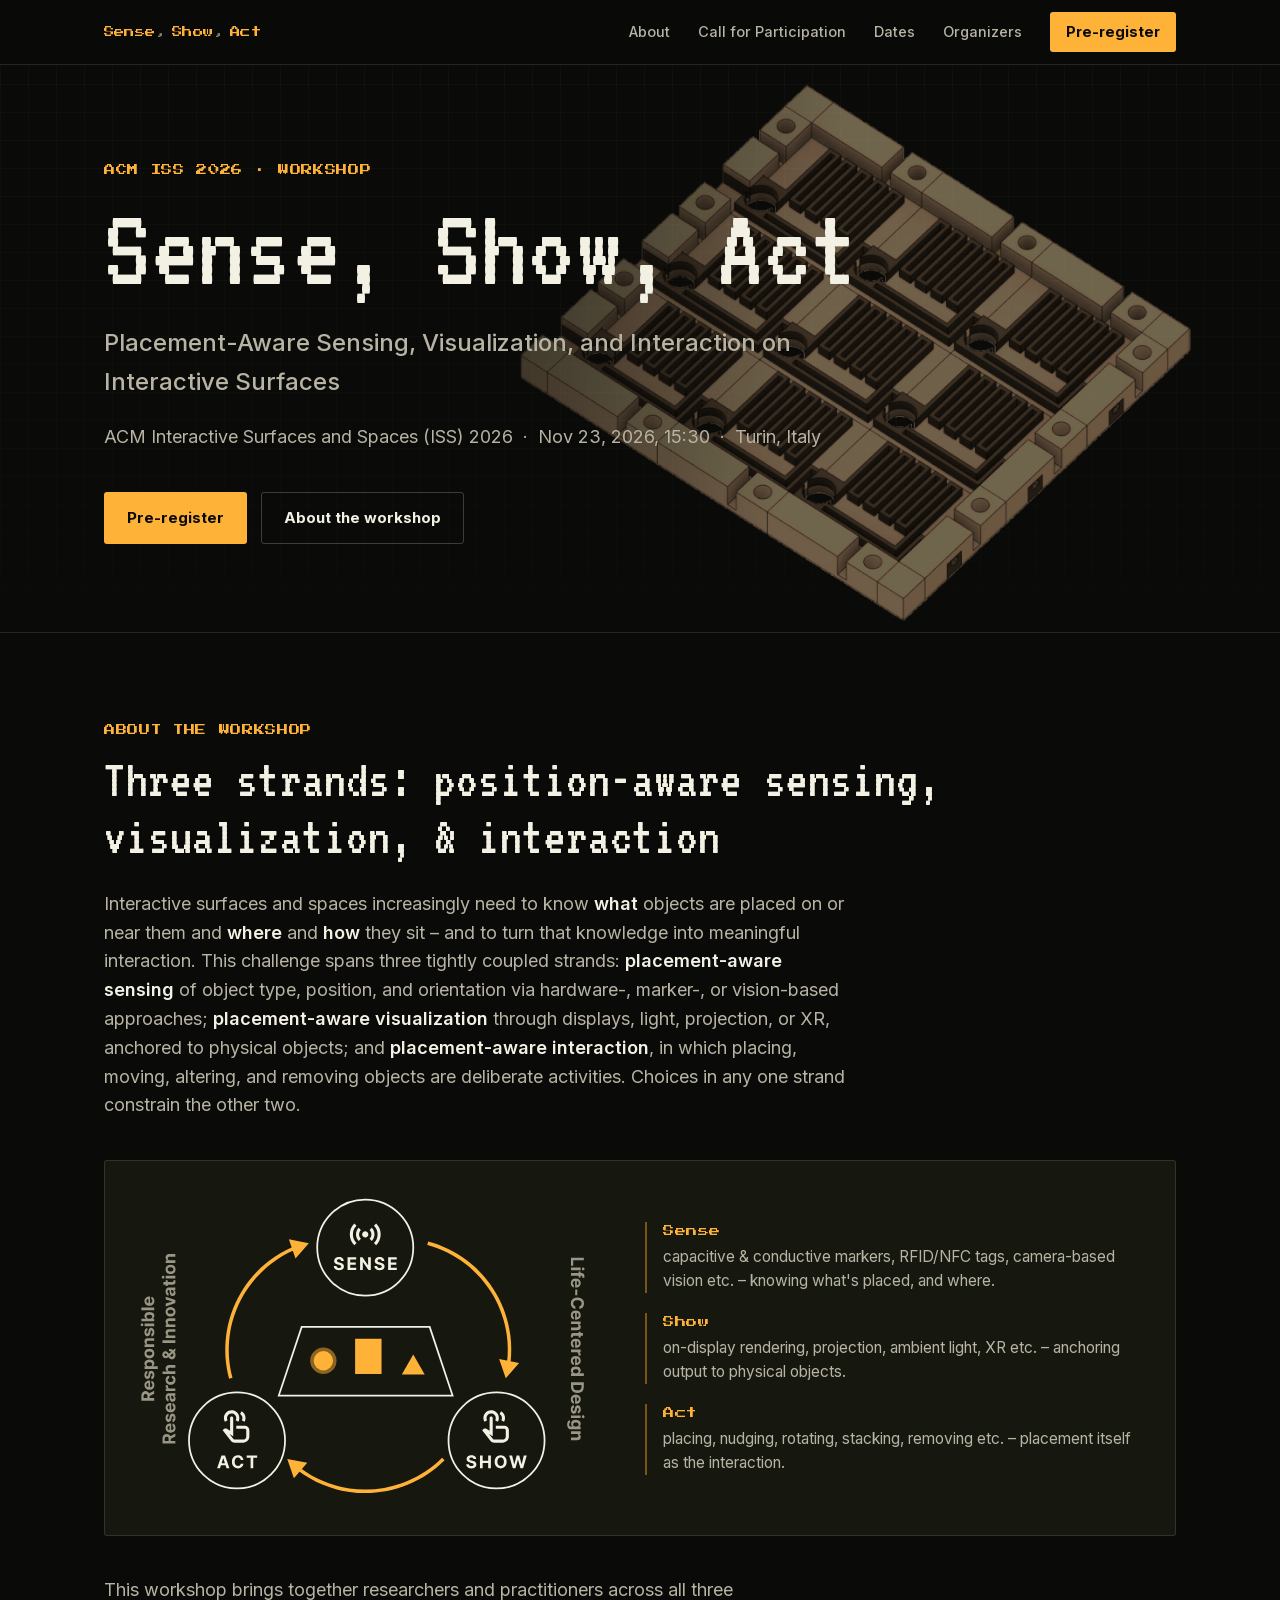
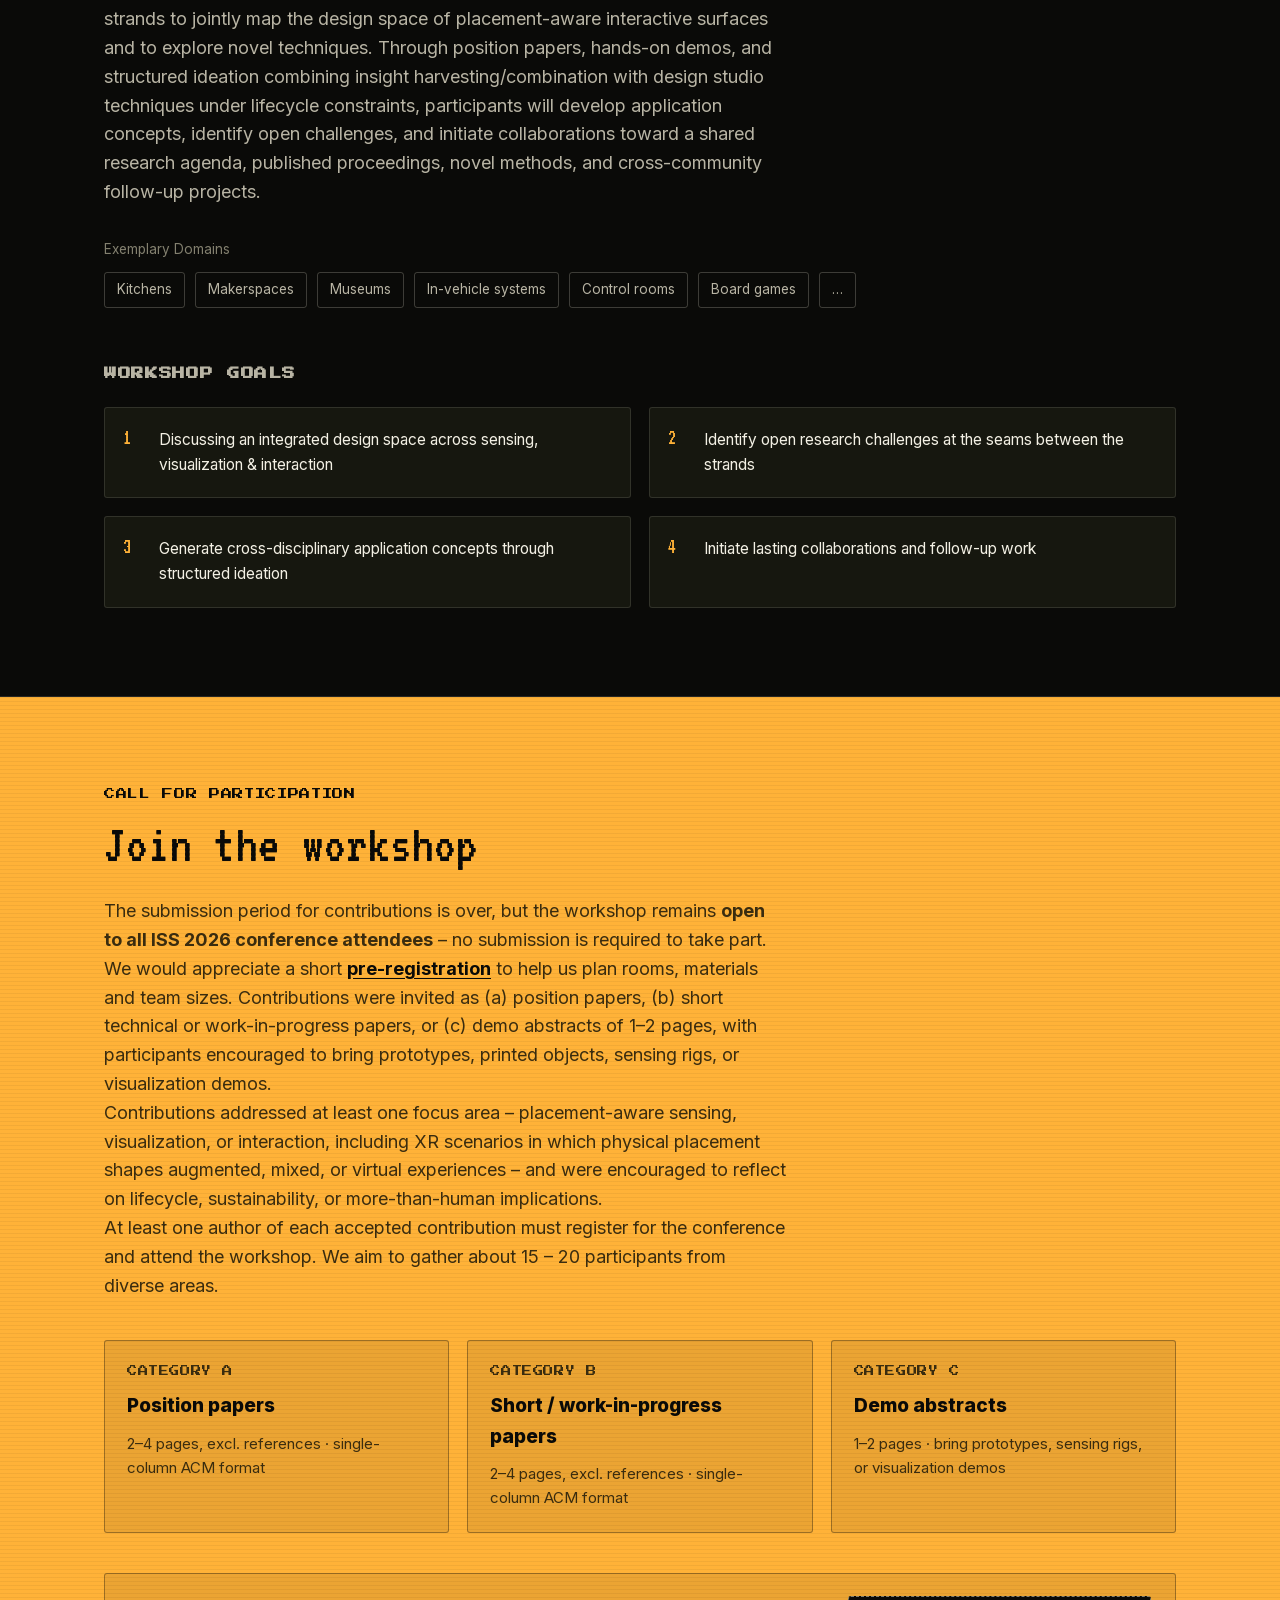
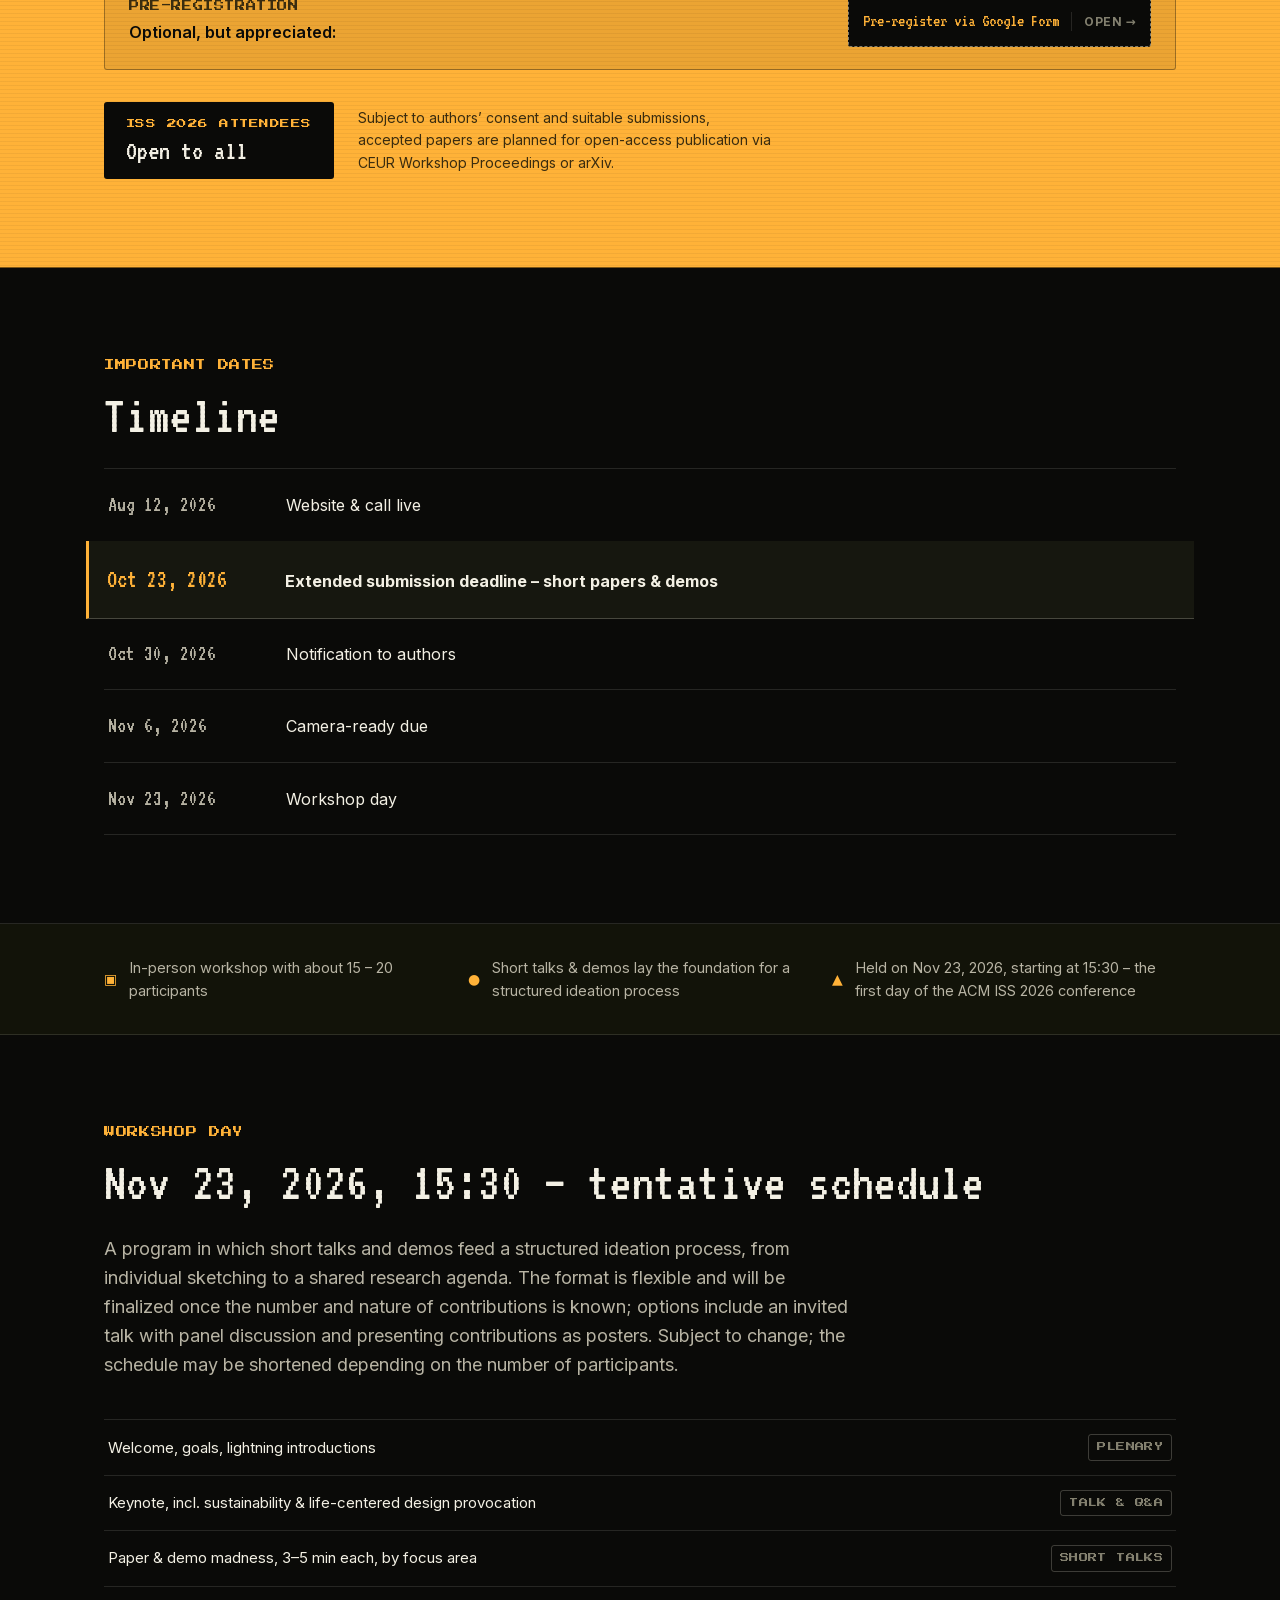
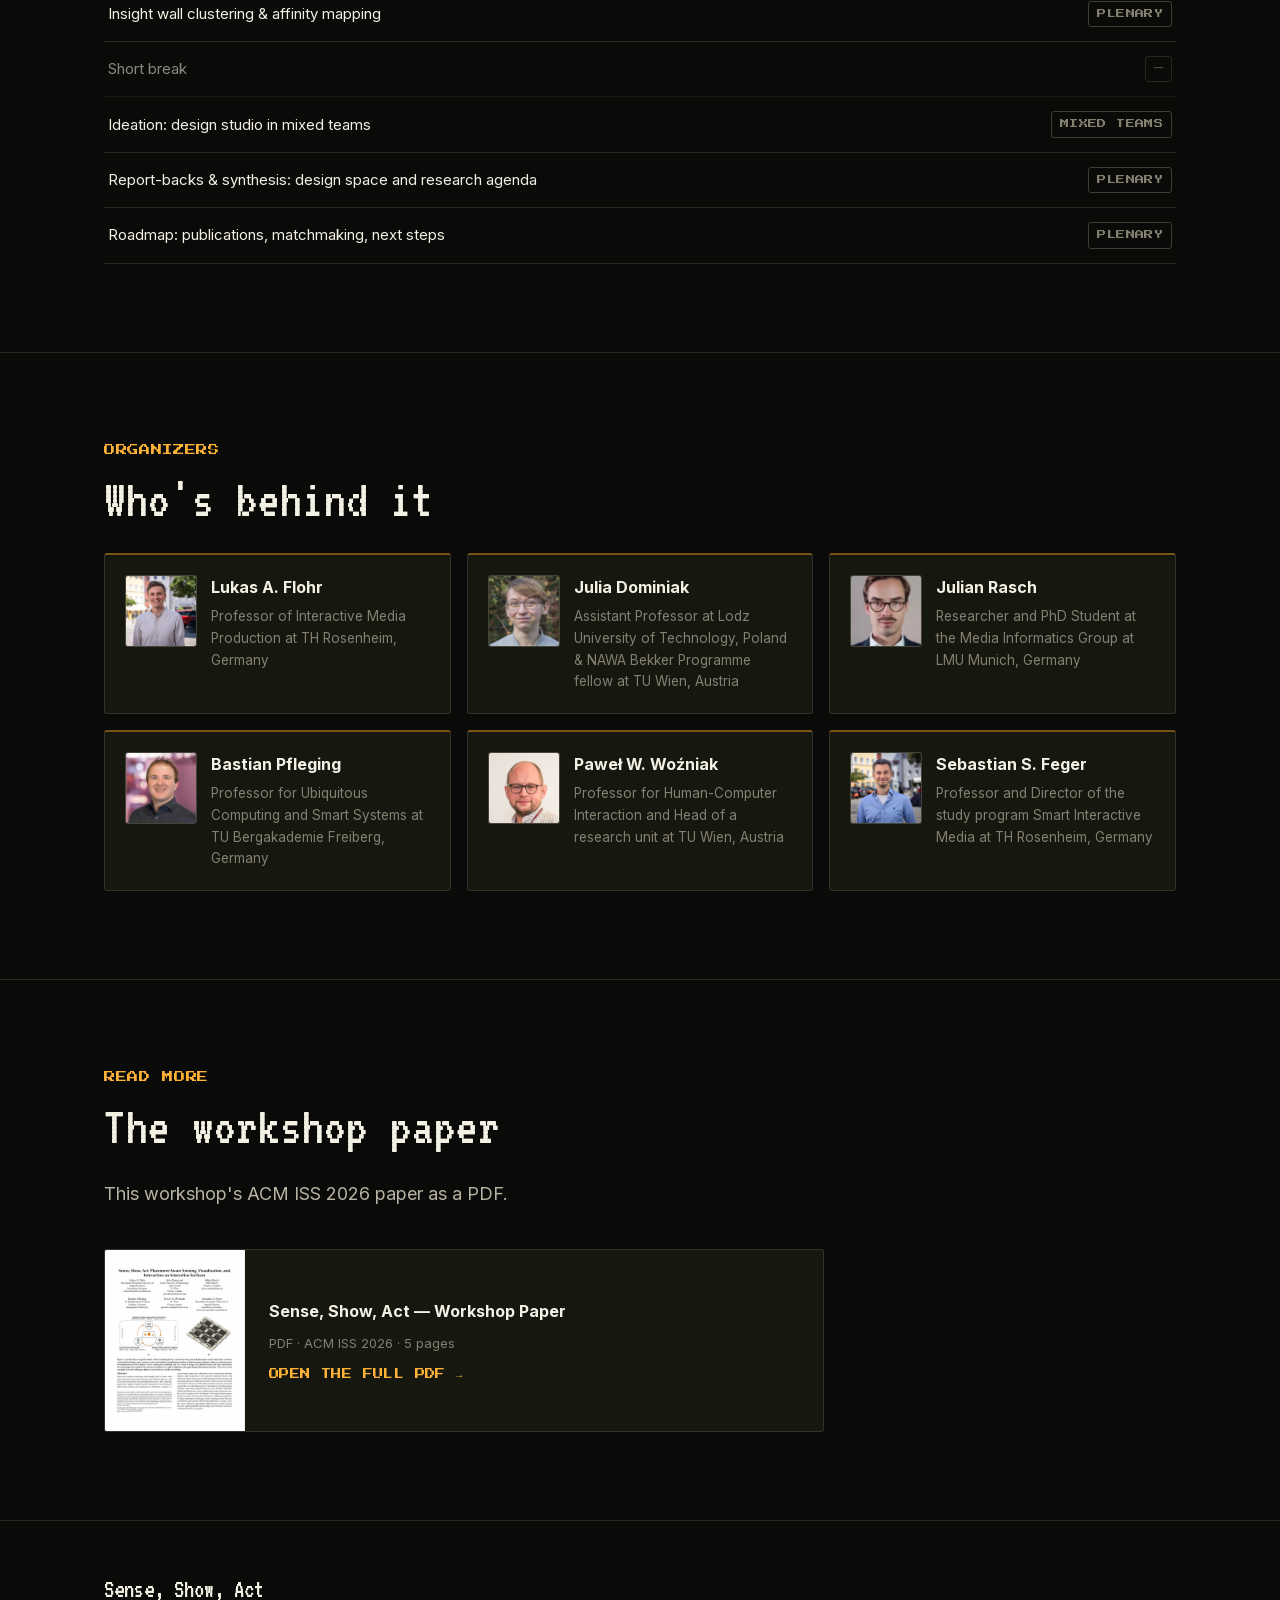
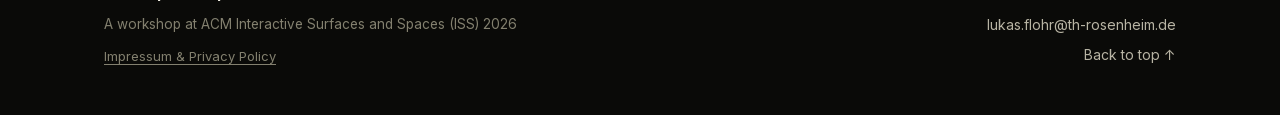
<file: index.html>
<!DOCTYPE html>
<html lang="en">
<head>
<meta charset="UTF-8">
<meta name="viewport" content="width=device-width, initial-scale=1.0">
<title>Sense, Show, Act — Workshop at ACM ISS 2026</title>
<meta name="description" content="Sense, Show, Act: an ACM ISS 2026 workshop on placement-aware sensing, visualization, and interaction on interactive surfaces. Open to all conference attendees — pre-registration appreciated.">
<link rel="icon" href="data:image/svg+xml,<svg xmlns=%22http://www.w3.org/2000/svg%22 viewBox=%220 0 16 16%22><rect width=%2216%22 height=%2216%22 fill=%22%230a0a08%22/><rect x=%223%22 y=%223%22 width=%224%22 height=%224%22 fill=%22%23ffb238%22/><rect x=%229%22 y=%229%22 width=%224%22 height=%224%22 fill=%22%23ffb238%22/></svg>">
<link rel="stylesheet" href="fonts/fonts.css">
<link rel="stylesheet" href="styles.css">
</head>
<body>
<a class="skip-link" href="#main">Skip to content</a>

<header class="site-header">
  <div class="wrap header-inner">
    <a class="wordmark" href="#top" aria-label="Sense, Show, Act — home">
      <span class="wordmark-px">Sense</span><span class="wordmark-dot">,</span>
      <span class="wordmark-px">Show</span><span class="wordmark-dot">,</span>
      <span class="wordmark-px">Act</span>
    </a>

    <button class="nav-toggle" id="navToggle" aria-expanded="false" aria-controls="primaryNav">
      <span class="nav-toggle-bar"></span>
      <span class="nav-toggle-bar"></span>
      <span class="nav-toggle-bar"></span>
      <span class="sr-only">Menu</span>
    </button>

    <nav class="primary-nav" id="primaryNav" aria-label="Primary">
      <a href="#about">About</a>
      <a href="#cfp">Call&nbsp;for&nbsp;Participation</a>
      <a href="#dates">Dates</a>
      <a href="#organizers">Organizers</a>
      <a class="nav-cta" href="https://forms.gle/udSHwLUKrn6Q8EQb9" target="_blank" rel="noopener">Pre-register</a>
    </nav>
  </div>
</header>

<main id="main">

  <!-- ============ HERO ============ -->
  <section class="hero" id="top">
    <div class="hero-photo" aria-hidden="true">
      <img src="img/sense-prototype.png" alt="">
    </div>
    <div class="wrap hero-inner">
      <p class="eyebrow">ACM ISS 2026 · Workshop</p>
      <h1 class="hero-title">Sense, Show, Act</h1>
      <p class="hero-subtitle">Placement-Aware Sensing, Visualization, and Interaction on Interactive Surfaces</p>
      <p class="lede">
        ACM Interactive Surfaces and Spaces (ISS) 2026 &nbsp;·&nbsp; Nov 23, 2026, 15:30 &nbsp;·&nbsp;
        Turin, Italy
        <!-- PLACEHOLDER: replace with confirmed ISS 2026 host city / venue -->
        <!--<span class="placeholder-inline">[LOCATION_PLACEHOLDER]</span>-->
      </p>
      <div class="hero-cta">
        <a class="btn btn-primary" href="https://forms.gle/udSHwLUKrn6Q8EQb9" target="_blank" rel="noopener">Pre-register</a>
        <a class="btn btn-ghost" href="#about">About the workshop</a>
      </div>
    </div>
  </section>

  <!-- ============ ABOUT ============ -->
  <section class="section" id="about">
    <div class="wrap">
      <p class="eyebrow">About the workshop</p>
      <h2 class="section-title">Three strands: position-aware sensing, visualization, &amp; interaction</h2>
      <!--<p class="lede">Interactive surfaces need to know <em>what</em> is placed on them, and <em>how</em>. Sensing, visualization, and interaction each answer part of that question  – but are usually designed in isolation, by separate research communities.</p>-->

      <p class="lede">Interactive surfaces and spaces increasingly need to know <em>what</em> objects are placed on or near them and <em>where</em> and <em>how</em> they sit – and to turn that knowledge into meaningful interaction. This challenge spans three tightly coupled strands: <em>placement-aware sensing</em> of object type, position, and orientation via hardware-, marker-, or vision-based approaches; <em>placement-aware visualization</em> through displays, light, projection, or XR, anchored to physical objects; and <em>placement-aware interaction</em>, in which placing, moving, altering, and removing objects are deliberate activities. Choices in any one strand constrain the other two. </p>

      <div class="loop-block">
        <div class="loop-graphic">
          <img src="img/loop-teaser.svg" alt="Diagram of the Sense, Show, Act cycle: Sense detects object type, position and orientation; Show renders situated output anchored to objects; Act treats placement itself as the interaction. The three connect in a continuous loop, framed by responsible research &amp; innovation and life-centered design.">
        </div>

        <ul class="loop-legend">
          <li><span class="loop-key">Sense</span> capacitive &amp; conductive markers, RFID/NFC tags, camera-based vision etc. – knowing what's placed, and where.</li>
          <li><span class="loop-key">Show</span> on-display rendering, projection, ambient light, XR etc. – anchoring output to physical objects.</li>
          <li><span class="loop-key">Act</span> placing, nudging, rotating, stacking, removing etc.  – placement itself as the interaction.</li>
        </ul>
      </div>

      <p class="lede lede-tight">This workshop brings together researchers and practitioners across all three strands to jointly map the design space of placement-aware interactive surfaces and to explore novel techniques. Through position papers, hands-on demos, and structured ideation combining insight harvesting/combination with design studio techniques under lifecycle constraints, participants will develop application concepts, identify open challenges, and initiate collaborations toward a shared research agenda, published proceedings, novel methods, and cross-community follow-up projects.</p>

      <div class="topic-chips">
        <p class="topic-chips-label">Exemplary Domains</p>
        <ul class="chip-list">
          <li>Kitchens</li>
          <li>Makerspaces</li>
          <li>Museums</li>
          <li>In-vehicle systems</li>
          <li>Control rooms</li>
          <li>Board games</li>
          <li>…</li>
        </ul>
      </div>
<!--
      <figure class="prototype-figure">
        <img src="img/sense-prototype.jpg" alt="A 3D-printed grid of interlocking blocks with dark conductive comb-like circuit patterns embossed into their surfaces, used to sense which object is placed in which socket." loading="lazy" width="1400" height="1132">
        <figcaption>One technique we'll discuss: 3D-printed conductive circuits that sense which object is placed where  – no batteries, no cameras.</figcaption>
      </figure>
-->
      <div class="goals">
        <h3 class="goals-title">Workshop goals</h3>
        <ol class="goals-list">
          <li>Discussing an integrated design space across sensing, visualization &amp; interaction</li>
          <li>Identify open research challenges at the seams between the strands</li>
          <li>Generate cross-disciplinary application concepts through structured ideation</li>
          <li>Initiate lasting collaborations and follow-up work</li>
        </ol>
      </div>
    </div>
  </section>

  <!-- ============ CALL FOR PARTICIPATION ============ -->
  <section class="section cfp" id="cfp">
    <div class="wrap">
      <p class="eyebrow eyebrow-invert">Call for Participation</p>
      <h2 class="section-title cfp-title">Join the workshop</h2>
      <p class="lede cfp-lede">The submission period for contributions is over, but the workshop remains <strong>open to all ISS 2026 conference attendees</strong> &ndash; no submission is required to take part. We would appreciate a short <strong><a href="https://forms.gle/udSHwLUKrn6Q8EQb9" target="_blank" rel="noopener">pre-registration</a></strong> to help us plan rooms, materials and team sizes. Contributions were invited as (a) position papers, (b) short technical or work-in-progress papers, or (c) demo abstracts of 1&ndash;2 pages, with participants encouraged to bring prototypes, printed objects, sensing rigs, or visualization demos.
        <br /> Contributions addressed at least one focus area – placement-aware sensing, visualization, or interaction, including XR scenarios in which physical placement shapes augmented, mixed, or virtual experiences – and were encouraged to reflect on lifecycle, sustainability, or more-than-human implications.
        <br /> At least one author of each accepted contribution must register for the conference and attend the workshop. We aim to gather about 15 – 20 participants from diverse areas.
      </p>
      <div class="cfp-cards">
        <article class="cfp-card">
          <p class="cfp-card-kicker">Category A</p>
          <h3>Position papers</h3>
          <p>2&ndash;4 pages, excl. references &middot; single-column ACM format</p>
        </article>
        <article class="cfp-card">
          <p class="cfp-card-kicker">Category B</p>
          <h3>Short / work-in-progress papers</h3>
          <p>2&ndash;4 pages, excl. references &middot; single-column ACM format</p>
        </article>
        <article class="cfp-card">
          <p class="cfp-card-kicker">Category C</p>
          <h3>Demo abstracts</h3>
          <p>1&ndash;2 pages &middot; bring prototypes, sensing rigs, or visualization demos</p>
        </article>
      </div>

      <div class="cfp-submit">
        <div class="cfp-submit-text">
          <p class="cfp-submit-label">Pre-registration</p>
          <p>Optional, but appreciated:</p>
        </div>
        <a class="email-chip" href="https://forms.gle/udSHwLUKrn6Q8EQb9" target="_blank" rel="noopener">
          <code>Pre-register via Google Form</code>
          <span class="email-chip-action">Open &rarr;</span>
        </a>
      </div>

      <div class="cfp-footer">
        <div class="deadline-badge">
          <span class="deadline-badge-label">ISS 2026 attendees</span>
          <span class="deadline-badge-date">Open to all</span>
        </div>
        <p class="cfp-note">Subject to authors’ consent and suitable submissions, accepted papers are planned for open-access publication via CEUR Workshop Proceedings or arXiv.</p>
      </div>
    </div>
  </section>

  <!-- ============ DATES ============ -->
  <section class="section" id="dates">
    <div class="wrap">
      <p class="eyebrow">Important Dates</p>
      <h2 class="section-title">Timeline</h2>

      <ol class="timeline">
        <li class="timeline-item">
          <span class="timeline-date">Aug 12, 2026</span>
          <span class="timeline-milestone">Website &amp; call live</span>
        </li>
        <li class="timeline-item timeline-item-highlight">
          <span class="timeline-date">Oct 23, 2026</span>
          <span class="timeline-milestone">Extended submission deadline – short papers &amp; demos</span>
        </li>
        <li class="timeline-item">
          <span class="timeline-date">Oct 30, 2026</span>
          <span class="timeline-milestone">Notification to authors</span>
        </li>
        <li class="timeline-item">
          <span class="timeline-date">Nov 6, 2026</span>
          <span class="timeline-milestone">Camera-ready due</span>
        </li>
        <li class="timeline-item">
          <span class="timeline-date">Nov 23, 2026</span>
          <span class="timeline-milestone">Workshop day</span>
        </li>
      </ol>
    </div>
  </section>

  <!-- ============ FORMAT (compact strip) ============ -->
  <section class="format-strip" id="format" aria-label="Workshop format">
    <div class="wrap format-strip-inner">
      <div class="format-item">
        <span class="format-icon" aria-hidden="true">&#9635;</span>
        <p>In-person workshop with about 15 – 20 participants</p>
      </div>
      <div class="format-item">
        <span class="format-icon" aria-hidden="true">&#9679;</span>
        <p>Short talks &amp; demos lay the foundation for a structured ideation process</p>
      </div>
      <div class="format-item">
        <span class="format-icon" aria-hidden="true">&#9650;</span>
        <p>Held on Nov 23, 2026, starting at 15:30 – the first day of the ACM ISS 2026 conference</p>
      </div>
    </div>
  </section>

  <!-- ============ WORKSHOP DAY SCHEDULE ============ -->
  <section class="section" id="schedule">
    <div class="wrap">
      <p class="eyebrow">Workshop Day</p>
      <h2 class="section-title">Nov 23, 2026, 15:30 &mdash; tentative schedule</h2>
      <p class="lede">A program in which short talks and demos feed a structured ideation process, from individual sketching to a shared research agenda. The format is flexible and will be finalized once the number and nature of contributions is known; options include an invited talk with panel discussion and presenting contributions as posters. Subject to change; the schedule may be shortened depending on the number of participants.</p>

      <ol class="schedule-list">
        <li class="schedule-item">
          <span class="schedule-activity">Welcome, goals, lightning introductions</span>
          <span class="schedule-tag">Plenary</span>
        </li>
        <li class="schedule-item">
          <span class="schedule-activity">Keynote, incl. sustainability &amp; life-centered design provocation</span>
          <span class="schedule-tag">Talk &amp; Q&amp;A</span>
        </li>
        <li class="schedule-item">
          <span class="schedule-activity">Paper &amp; demo madness, 3&ndash;5 min each, by focus area</span>
          <span class="schedule-tag">Short talks</span>
        </li>
        <li class="schedule-item">
          <span class="schedule-activity">Insight wall clustering &amp; affinity mapping</span>
          <span class="schedule-tag">Plenary</span>
        </li>
        <li class="schedule-item schedule-item-break">
          <span class="schedule-activity">Short break</span>
          <span class="schedule-tag">&mdash;</span>
        </li>
        <li class="schedule-item">
          <span class="schedule-activity">Ideation: design studio in mixed teams</span>
          <span class="schedule-tag">Mixed teams</span>
        </li>
        <li class="schedule-item">
          <span class="schedule-activity">Report-backs &amp; synthesis: design space and research agenda</span>
          <span class="schedule-tag">Plenary</span>
        </li>
        <li class="schedule-item">
          <span class="schedule-activity">Roadmap: publications, matchmaking, next steps</span>
          <span class="schedule-tag">Plenary</span>
        </li>
      </ol>
    </div>
  </section>

  <!-- ============ ORGANIZERS ============ -->
  <section class="section" id="organizers">
    <div class="wrap">
      <p class="eyebrow">Organizers</p>
      <h2 class="section-title">Who's behind it</h2>

      <ul class="organizer-grid">
        <li class="organizer-card">
          <img class="organizer-photo" src="img/organizers/flohr.jpg" alt="Portrait of Lukas A. Flohr" loading="lazy" width="320" height="320">
          <div class="organizer-info">
            <p class="organizer-name">Lukas A. Flohr</p>
            <p class="organizer-affil">Professor of Interactive Media Production at TH Rosenheim, Germany</p>
          </div>
        </li>
        <li class="organizer-card">
          <img class="organizer-photo" src="img/organizers/dominiak.jpg" alt="Portrait of Julia Dominiak" loading="lazy" width="320" height="320">
          <div class="organizer-info">
            <p class="organizer-name">Julia Dominiak</p>
            <p class="organizer-affil">Assistant Professor at Lodz University of Technology, Poland &amp; NAWA Bekker Programme fellow at TU Wien, Austria</p>
          </div>
        </li>
        <li class="organizer-card">
          <img class="organizer-photo" src="img/organizers/rasch.jpg" alt="Portrait of Julian Rasch" loading="lazy" width="320" height="320">
          <div class="organizer-info">
            <p class="organizer-name">Julian Rasch</p>
            <p class="organizer-affil">Researcher and PhD Student at the Media Informatics Group at LMU Munich, Germany</p>
          </div>
        </li>
        <li class="organizer-card">
          <img class="organizer-photo" src="img/organizers/pfleging.jpg" alt="Portrait of Bastian Pfleging" loading="lazy" width="320" height="320">
          <div class="organizer-info">
            <p class="organizer-name">Bastian Pfleging</p>
            <p class="organizer-affil">Professor for Ubiquitous Computing and Smart Systems at TU Bergakademie Freiberg, Germany</p>
          </div>
        </li>
        <li class="organizer-card">
          <img class="organizer-photo" src="img/organizers/wozniak.jpg" alt="Portrait of Pawe&#322; W. Wo&#378;niak" loading="lazy" width="320" height="320">
          <div class="organizer-info">
            <p class="organizer-name">Paweł W. Woźniak</p>
            <p class="organizer-affil">Professor for Human-Computer Interaction and Head of a research unit at TU Wien, Austria</p>
          </div>
        </li>
        <li class="organizer-card">
          <img class="organizer-photo" src="img/organizers/feger.jpg" alt="Portrait of Sebastian S. Feger" loading="lazy" width="320" height="320">
          <div class="organizer-info">
            <p class="organizer-name">Sebastian S. Feger</p>
            <p class="organizer-affil">Professor and Director of the study program Smart Interactive Media at TH Rosenheim, Germany</p>
          </div>
        </li>
      </ul>
    </div>
  </section>

  <!-- ============ FULL PROPOSAL (PDF) ============ -->
  <section class="section" id="proposal">
    <div class="wrap">
      <p class="eyebrow">Read More</p>
      <h2 class="section-title">The workshop paper</h2>
      <p class="lede">This workshop's ACM ISS 2026 paper as a PDF.</p>

      <a class="proposal-preview" href="docs/Sense-Show-Act_Workshop-Paper_ACM-ISS-2026.pdf" target="_blank" rel="noopener">
        <img class="proposal-preview-thumb" src="img/proposal-thumb.jpg" alt="First page preview of the Sense, Show, Act ACM ISS 2026 workshop paper PDF" loading="lazy" width="695" height="900">
        <span class="proposal-preview-info">
          <span class="proposal-preview-title">Sense, Show, Act &mdash; Workshop Paper</span>
          <span class="proposal-preview-meta">PDF &middot; ACM ISS 2026 &middot; 5 pages</span>
          <span class="proposal-preview-cta">Open the full PDF &rarr;</span>
        </span>
      </a>
    </div>
  </section>

</main>

<footer class="site-footer">
  <div class="wrap footer-inner">
    <div class="footer-brand">
      <p class="footer-title">Sense, Show, Act</p>
      <p class="footer-sub">A workshop at ACM Interactive Surfaces and Spaces (ISS) 2026</p>
      <p class="footer-legal"><a href="impressum.html">Impressum &amp; Privacy Policy</a></p>
    </div>
    <div class="footer-contact">
      <!-- PLACEHOLDER: replace with the real workshop submission address -->
      <a href="mailto:lukas.flohr@th-rosenheim.de">lukas.flohr@th-rosenheim.de</a>
      <a href="#top">Back to top &uarr;</a>
    </div>
  </div>
</footer>

<script src="script.js"></script>
</body>
</html>
</file>
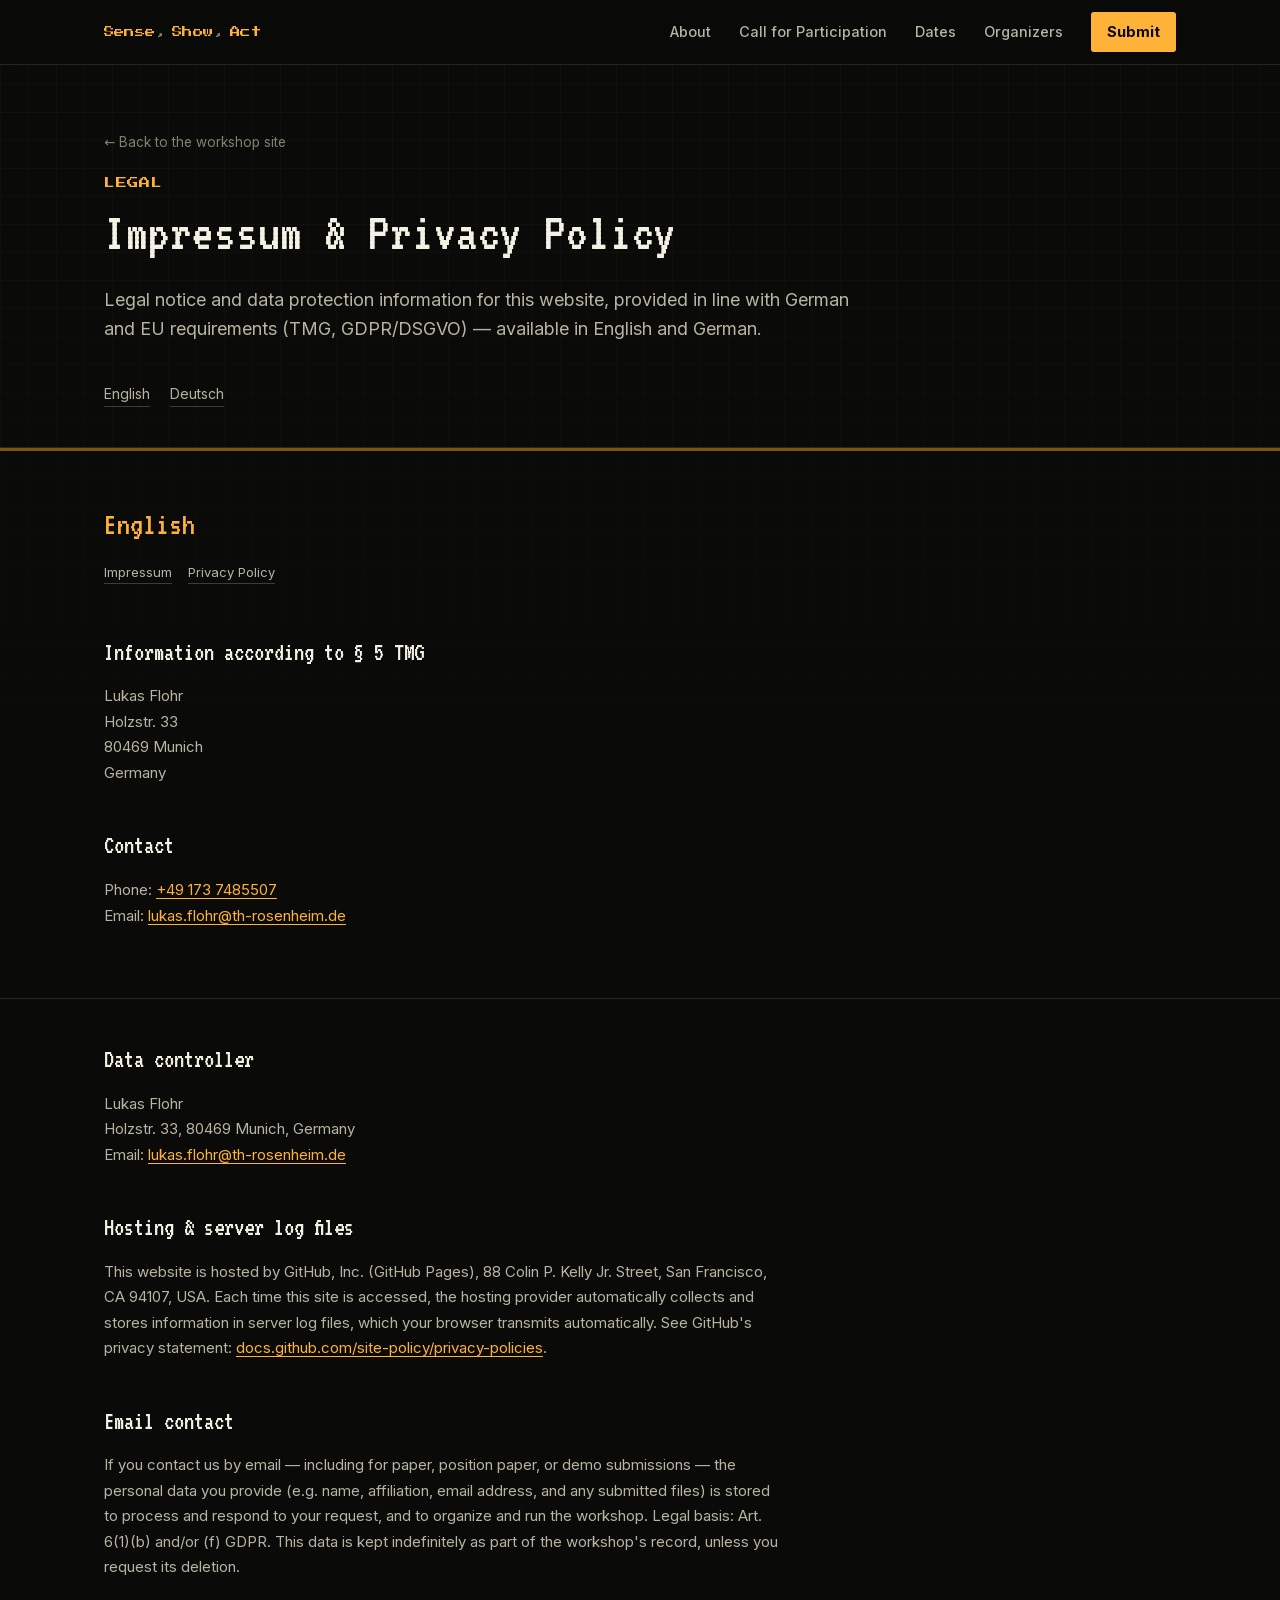
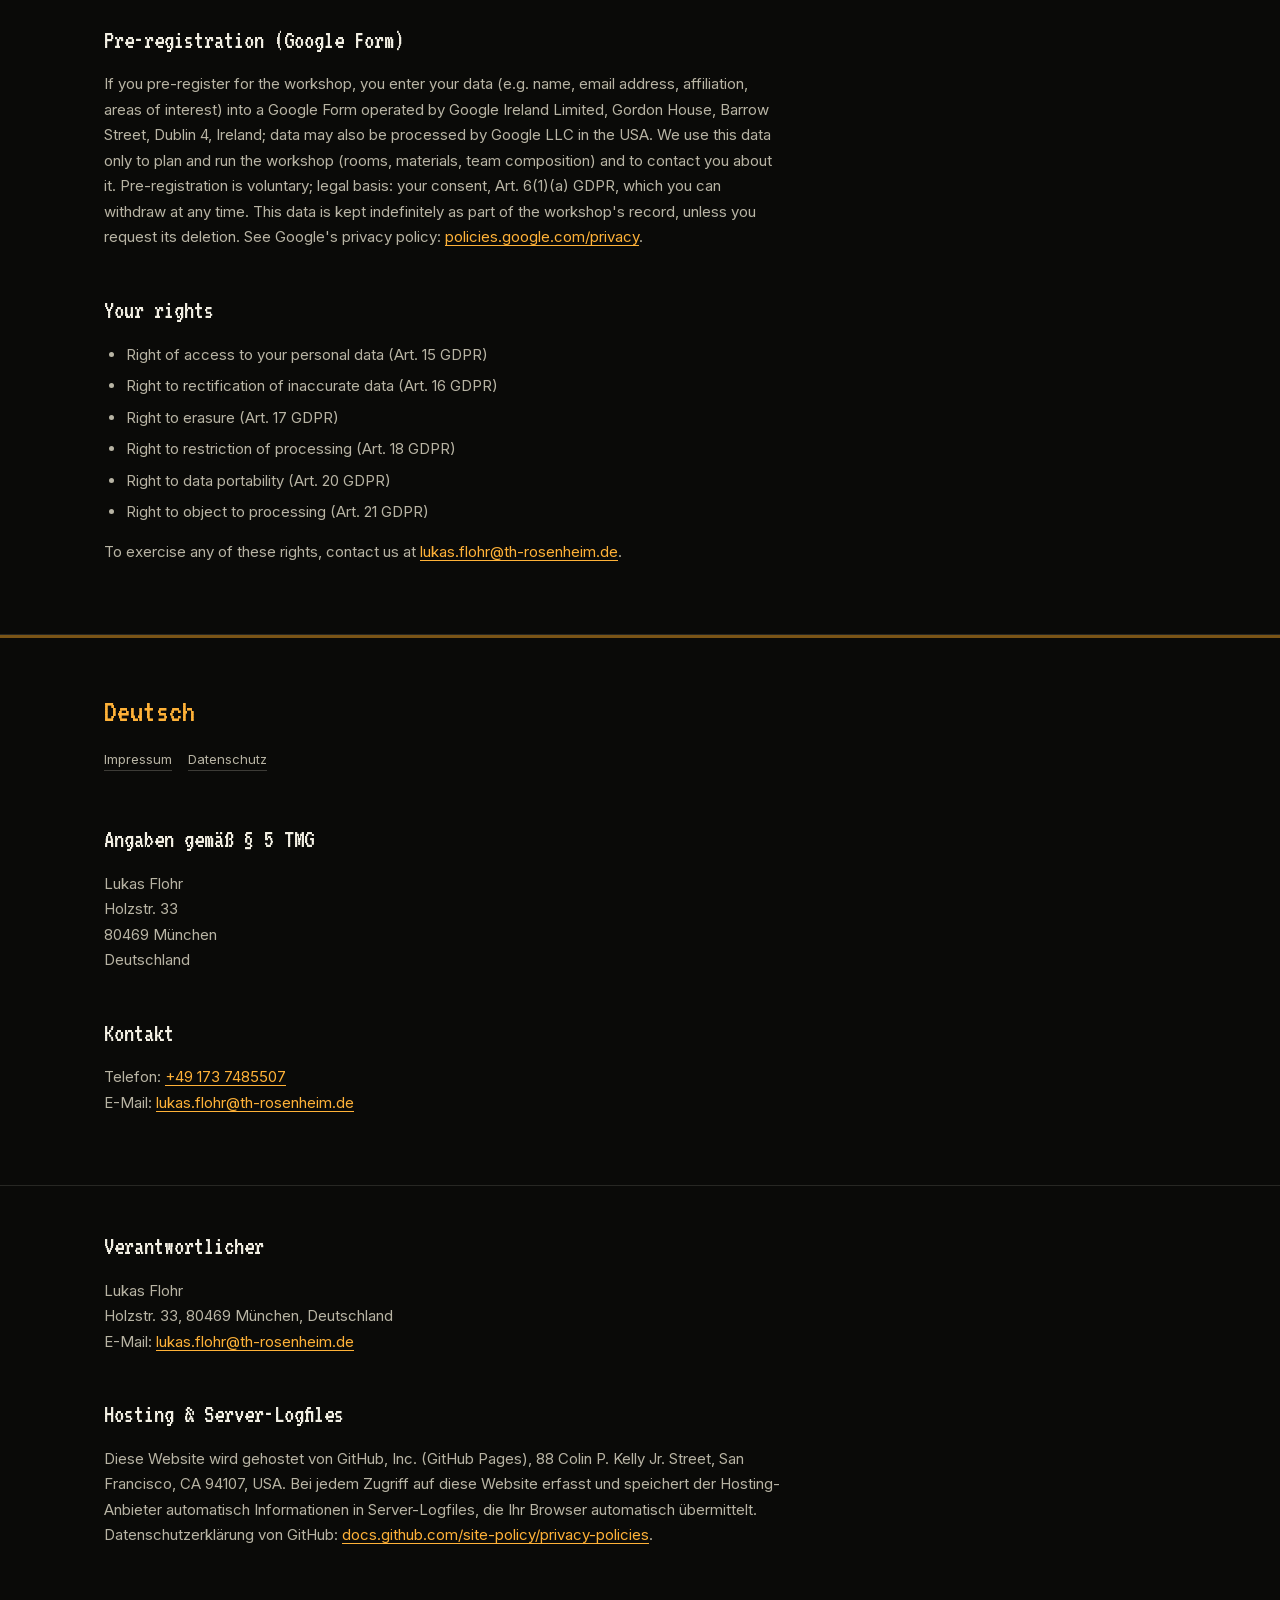
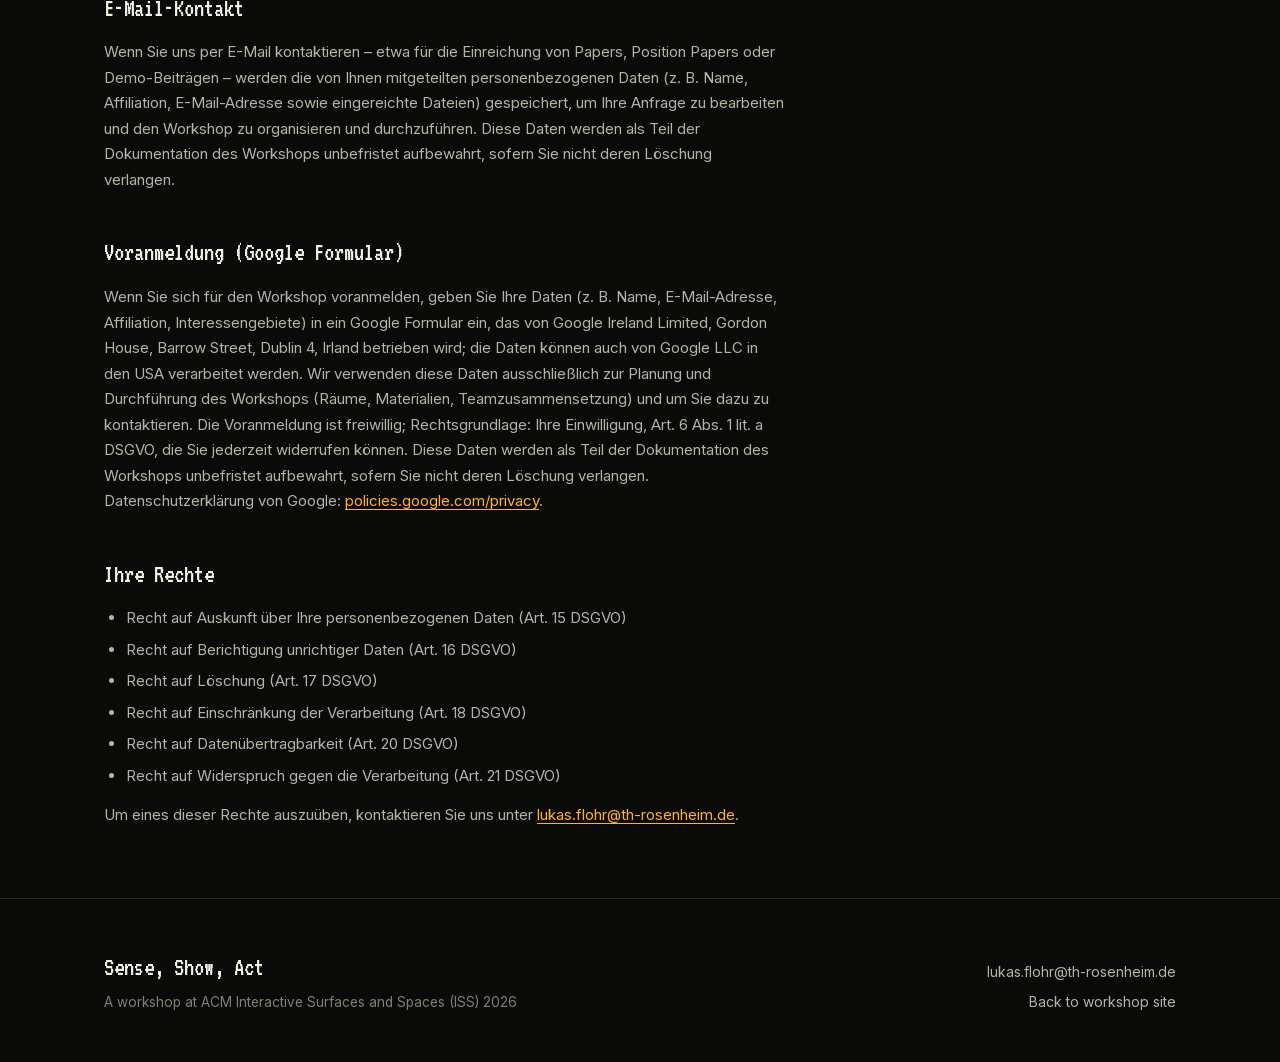
<file: impressum.html>
<!DOCTYPE html>
<html lang="en">
<head>
<meta charset="UTF-8">
<meta name="viewport" content="width=device-width, initial-scale=1.0">
<title>Impressum &amp; Privacy Policy — Sense, Show, Act</title>
<meta name="description" content="Legal notice (Impressum) and data privacy / protection information for the Sense, Show, Act workshop website.">
<meta name="robots" content="noindex">
<link rel="icon" href="data:image/svg+xml,<svg xmlns=%22http://www.w3.org/2000/svg%22 viewBox=%220 0 16 16%22><rect width=%2216%22 height=%2216%22 fill=%22%230a0a08%22/><rect x=%223%22 y=%223%22 width=%224%22 height=%224%22 fill=%22%23ffb238%22/><rect x=%229%22 y=%229%22 width=%224%22 height=%224%22 fill=%22%23ffb238%22/></svg>">
<link rel="stylesheet" href="fonts/fonts.css">
<link rel="stylesheet" href="styles.css">
</head>
<body>
<a class="skip-link" href="#main">Skip to content</a>

<header class="site-header">
  <div class="wrap header-inner">
    <a class="wordmark" href="index.html" aria-label="Sense, Show, Act — home">
      <span class="wordmark-px">Sense</span><span class="wordmark-dot">,</span>
      <span class="wordmark-px">Show</span><span class="wordmark-dot">,</span>
      <span class="wordmark-px">Act</span>
    </a>

    <button class="nav-toggle" id="navToggle" aria-expanded="false" aria-controls="primaryNav">
      <span class="nav-toggle-bar"></span>
      <span class="nav-toggle-bar"></span>
      <span class="nav-toggle-bar"></span>
      <span class="sr-only">Menu</span>
    </button>

    <nav class="primary-nav" id="primaryNav" aria-label="Primary">
      <a href="index.html#about">About</a>
      <a href="index.html#cfp">Call&nbsp;for&nbsp;Participation</a>
      <a href="index.html#dates">Dates</a>
      <a href="index.html#organizers">Organizers</a>
      <a class="nav-cta" href="index.html#cfp">Submit</a>
    </nav>
  </div>
</header>

<main id="main">

  <section class="legal-hero">
    <div class="wrap">
      <a class="legal-back" href="index.html">&larr; Back to the workshop site</a>
      <p class="eyebrow">Legal</p>
      <h1 class="section-title">Impressum &amp; Privacy Policy</h1>
      <p class="lede">Legal notice and data protection information for this website, provided in line with German and EU requirements (TMG, GDPR/DSGVO) &mdash; available in English and German.</p>
      <nav class="legal-jump" aria-label="Language">
        <a href="#lang-en">English</a>
        <a href="#lang-de">Deutsch</a>
      </nav>
    </div>
  </section>

  <!-- ============================================================ -->
  <!-- ENGLISH                                                       -->
  <!-- ============================================================ -->
  <section class="legal-lang" id="lang-en" lang="en">
    <div class="wrap">
      <p class="legal-lang-tag">English</p>
      <nav class="legal-jump legal-jump-sub" aria-label="Sections (English)">
        <a href="#impressum-en">Impressum</a>
        <a href="#privacy-en">Privacy Policy</a>
      </nav>
    </div>

    <!-- ---- Impressum (EN) ---- -->
    <div class="legal-section" id="impressum-en">
      <div class="wrap">
        <div class="legal-content">
          <h3>Information according to &sect; 5 TMG</h3>
          <address>
            <p>
              Lukas Flohr<br>
              Holzstr. 33<br>
              80469 Munich<br>
              Germany
            </p>
          </address>

          <h3>Contact</h3>
          <p>
            Phone: <a href="tel:+491737485507">+49 173 7485507</a><br>
            Email: <a href="mailto:lukas.flohr@th-rosenheim.de">lukas.flohr@th-rosenheim.de</a>
          </p>
        </div>
      </div>
    </div>

    <!-- ---- Privacy Policy (EN) ---- -->
    <div class="legal-section" id="privacy-en">
      <div class="wrap">
        <div class="legal-content">
          <h3>Data controller</h3>
          <p>
            Lukas Flohr<br>
            Holzstr. 33, 80469 Munich, Germany<br>
            Email: <a href="mailto:lukas.flohr@th-rosenheim.de">lukas.flohr@th-rosenheim.de</a>
          </p>

          <h3>Hosting &amp; server log files</h3>
          <p>This website is hosted by GitHub, Inc. (GitHub Pages), 88 Colin P. Kelly Jr. Street, San Francisco, CA 94107, USA. Each time this site is accessed, the hosting provider automatically collects and stores information in server log files, which your browser transmits automatically. See GitHub's privacy statement: <a href="https://docs.github.com/site-policy/privacy-policies/github-general-privacy-statement" target="_blank" rel="noopener">docs.github.com/site-policy/privacy-policies</a>.</p>

          <h3>Email contact</h3>
          <p>If you contact us by email &mdash; including for paper, position paper, or demo submissions &mdash; the personal data you provide (e.g. name, affiliation, email address, and any submitted files) is stored to process and respond to your request, and to organize and run the workshop. Legal basis: Art. 6(1)(b) and/or (f) GDPR. This data is kept indefinitely as part of the workshop's record, unless you request its deletion.</p>

          <h3>Pre-registration (Google Form)</h3>
          <p>If you pre-register for the workshop, you enter your data (e.g. name, email address, affiliation, areas of interest) into a Google Form operated by Google Ireland Limited, Gordon House, Barrow Street, Dublin 4, Ireland; data may also be processed by Google LLC in the USA. We use this data only to plan and run the workshop (rooms, materials, team composition) and to contact you about it. Pre-registration is voluntary; legal basis: your consent, Art. 6(1)(a) GDPR, which you can withdraw at any time. This data is kept indefinitely as part of the workshop's record, unless you request its deletion. See Google's privacy policy: <a href="https://policies.google.com/privacy" target="_blank" rel="noopener">policies.google.com/privacy</a>.</p>

          <h3>Your rights</h3>
          <ul>
            <li>Right of access to your personal data (Art. 15 GDPR)</li>
            <li>Right to rectification of inaccurate data (Art. 16 GDPR)</li>
            <li>Right to erasure (Art. 17 GDPR)</li>
            <li>Right to restriction of processing (Art. 18 GDPR)</li>
            <li>Right to data portability (Art. 20 GDPR)</li>
            <li>Right to object to processing (Art. 21 GDPR)</li>
          </ul>
          <p>To exercise any of these rights, contact us at <a href="mailto:lukas.flohr@th-rosenheim.de">lukas.flohr@th-rosenheim.de</a>.
          </div>
      </div>
    </div>
  </section>

  <!-- ============================================================ -->
  <!-- DEUTSCH                                                       -->
  <!-- ============================================================ -->
  <section class="legal-lang" id="lang-de" lang="de">
    <div class="wrap">
      <p class="legal-lang-tag">Deutsch</p>
      <nav class="legal-jump legal-jump-sub" aria-label="Abschnitte (Deutsch)">
        <a href="#impressum-de">Impressum</a>
        <a href="#privacy-de">Datenschutz</a>
      </nav>
    </div>

    <!-- ---- Impressum (DE) ---- -->
    <div class="legal-section" id="impressum-de">
      <div class="wrap">
        <div class="legal-content">
          <h3>Angaben gem&auml;&szlig; &sect; 5 TMG</h3>
          <address>
            <p>
              Lukas Flohr<br>
              Holzstr. 33<br>
              80469 M&uuml;nchen<br>
              Deutschland
            </p>
          </address>

          <h3>Kontakt</h3>
          <p>
            Telefon: <a href="tel:+491737485507">+49 173 7485507</a><br>
            E-Mail: <a href="mailto:lukas.flohr@th-rosenheim.de">lukas.flohr@th-rosenheim.de</a>
          </p>
        </div>
      </div>
    </div>

    <!-- ---- Datenschutz (DE) ---- -->
    <div class="legal-section" id="privacy-de">
      <div class="wrap">
        <div class="legal-content">
          <h3>Verantwortlicher</h3>
          <p>
            Lukas Flohr<br>
            Holzstr. 33, 80469 M&uuml;nchen, Deutschland<br>
            E-Mail: <a href="mailto:lukas.flohr@th-rosenheim.de">lukas.flohr@th-rosenheim.de</a>
          </p>

          <h3>Hosting &amp; Server-Logfiles</h3>
          <p>Diese Website wird gehostet von GitHub, Inc. (GitHub Pages), 88 Colin P. Kelly Jr. Street, San Francisco, CA 94107, USA. Bei jedem Zugriff auf diese Website erfasst und speichert der Hosting-Anbieter automatisch Informationen in Server-Logfiles, die Ihr Browser automatisch &uuml;bermittelt. Datenschutzerkl&auml;rung von GitHub: <a href="https://docs.github.com/site-policy/privacy-policies/github-general-privacy-statement" target="_blank" rel="noopener">docs.github.com/site-policy/privacy-policies</a>.</p>

          <h3>E-Mail-Kontakt</h3>
          <p>Wenn Sie uns per E-Mail kontaktieren &ndash; etwa f&uuml;r die Einreichung von Papers, Position Papers oder Demo-Beitr&auml;gen &ndash; werden die von Ihnen mitgeteilten personenbezogenen Daten (z. B. Name, Affiliation, E-Mail-Adresse sowie eingereichte Dateien) gespeichert, um Ihre Anfrage zu bearbeiten und den Workshop zu organisieren und durchzuf&uuml;hren. Diese Daten werden als Teil der Dokumentation des Workshops unbefristet aufbewahrt, sofern Sie nicht deren L&ouml;schung verlangen.</p>

          <h3>Voranmeldung (Google Formular)</h3>
          <p>Wenn Sie sich f&uuml;r den Workshop voranmelden, geben Sie Ihre Daten (z. B. Name, E-Mail-Adresse, Affiliation, Interessengebiete) in ein Google Formular ein, das von Google Ireland Limited, Gordon House, Barrow Street, Dublin 4, Irland betrieben wird; die Daten k&ouml;nnen auch von Google LLC in den USA verarbeitet werden. Wir verwenden diese Daten ausschlie&szlig;lich zur Planung und Durchf&uuml;hrung des Workshops (R&auml;ume, Materialien, Teamzusammensetzung) und um Sie dazu zu kontaktieren. Die Voranmeldung ist freiwillig; Rechtsgrundlage: Ihre Einwilligung, Art. 6 Abs. 1 lit. a DSGVO, die Sie jederzeit widerrufen k&ouml;nnen. Diese Daten werden als Teil der Dokumentation des Workshops unbefristet aufbewahrt, sofern Sie nicht deren L&ouml;schung verlangen. Datenschutzerkl&auml;rung von Google: <a href="https://policies.google.com/privacy" target="_blank" rel="noopener">policies.google.com/privacy</a>.</p>

          <h3>Ihre Rechte</h3>
          <ul>
            <li>Recht auf Auskunft &uuml;ber Ihre personenbezogenen Daten (Art. 15 DSGVO)</li>
            <li>Recht auf Berichtigung unrichtiger Daten (Art. 16 DSGVO)</li>
            <li>Recht auf L&ouml;schung (Art. 17 DSGVO)</li>
            <li>Recht auf Einschr&auml;nkung der Verarbeitung (Art. 18 DSGVO)</li>
            <li>Recht auf Daten&uuml;bertragbarkeit (Art. 20 DSGVO)</li>
            <li>Recht auf Widerspruch gegen die Verarbeitung (Art. 21 DSGVO)</li>
          </ul>
          <p>Um eines dieser Rechte auszu&uuml;ben, kontaktieren Sie uns unter <a href="mailto:lukas.flohr@th-rosenheim.de">lukas.flohr@th-rosenheim.de</a>.</p>
        </div>
      </div>
    </div>
  </section>

</main>

<footer class="site-footer">
  <div class="wrap footer-inner">
    <div class="footer-brand">
      <p class="footer-title">Sense, Show, Act</p>
      <p class="footer-sub">A workshop at ACM Interactive Surfaces and Spaces (ISS) 2026</p>
    </div>
    <div class="footer-contact">
      <a href="mailto:lukas.flohr@th-rosenheim.de">lukas.flohr@th-rosenheim.de</a>
      <a href="index.html">Back to workshop site</a>
    </div>
  </div>
</footer>

<script src="script.js"></script>
</body>
</html>
</file>
<file: fonts/fonts.css>
/* latin-ext */
@font-face {
  font-family: 'Inter';
  font-style: normal;
  font-weight: 400;
  font-display: swap;
  src: url(./UcC73FwrK3iLTeHuS_nVMrMxCp50SjIa25L7W0Q5n-wU.woff2) format('woff2');
  unicode-range: U+0100-02BA, U+02BD-02C5, U+02C7-02CC, U+02CE-02D7, U+02DD-02FF, U+0304, U+0308, U+0329, U+1D00-1DBF, U+1E00-1E9F, U+1EF2-1EFF, U+2020, U+20A0-20AB, U+20AD-20C0, U+2113, U+2C60-2C7F, U+A720-A7FF;
}
/* latin */
@font-face {
  font-family: 'Inter';
  font-style: normal;
  font-weight: 400;
  font-display: swap;
  src: url(./UcC73FwrK3iLTeHuS_nVMrMxCp50SjIa1ZL7W0Q5nw.woff2) format('woff2');
  unicode-range: U+0000-00FF, U+0131, U+0152-0153, U+02BB-02BC, U+02C6, U+02DA, U+02DC, U+0304, U+0308, U+0329, U+2000-206F, U+20AC, U+2122, U+2191, U+2193, U+2212, U+2215, U+FEFF, U+FFFD;
}
/* latin-ext */
@font-face {
  font-family: 'Inter';
  font-style: normal;
  font-weight: 500;
  font-display: swap;
  src: url(./UcC73FwrK3iLTeHuS_nVMrMxCp50SjIa25L7W0Q5n-wU.woff2) format('woff2');
  unicode-range: U+0100-02BA, U+02BD-02C5, U+02C7-02CC, U+02CE-02D7, U+02DD-02FF, U+0304, U+0308, U+0329, U+1D00-1DBF, U+1E00-1E9F, U+1EF2-1EFF, U+2020, U+20A0-20AB, U+20AD-20C0, U+2113, U+2C60-2C7F, U+A720-A7FF;
}
/* latin */
@font-face {
  font-family: 'Inter';
  font-style: normal;
  font-weight: 500;
  font-display: swap;
  src: url(./UcC73FwrK3iLTeHuS_nVMrMxCp50SjIa1ZL7W0Q5nw.woff2) format('woff2');
  unicode-range: U+0000-00FF, U+0131, U+0152-0153, U+02BB-02BC, U+02C6, U+02DA, U+02DC, U+0304, U+0308, U+0329, U+2000-206F, U+20AC, U+2122, U+2191, U+2193, U+2212, U+2215, U+FEFF, U+FFFD;
}
/* latin-ext */
@font-face {
  font-family: 'Inter';
  font-style: normal;
  font-weight: 600;
  font-display: swap;
  src: url(./UcC73FwrK3iLTeHuS_nVMrMxCp50SjIa25L7W0Q5n-wU.woff2) format('woff2');
  unicode-range: U+0100-02BA, U+02BD-02C5, U+02C7-02CC, U+02CE-02D7, U+02DD-02FF, U+0304, U+0308, U+0329, U+1D00-1DBF, U+1E00-1E9F, U+1EF2-1EFF, U+2020, U+20A0-20AB, U+20AD-20C0, U+2113, U+2C60-2C7F, U+A720-A7FF;
}
/* latin */
@font-face {
  font-family: 'Inter';
  font-style: normal;
  font-weight: 600;
  font-display: swap;
  src: url(./UcC73FwrK3iLTeHuS_nVMrMxCp50SjIa1ZL7W0Q5nw.woff2) format('woff2');
  unicode-range: U+0000-00FF, U+0131, U+0152-0153, U+02BB-02BC, U+02C6, U+02DA, U+02DC, U+0304, U+0308, U+0329, U+2000-206F, U+20AC, U+2122, U+2191, U+2193, U+2212, U+2215, U+FEFF, U+FFFD;
}
/* latin-ext */
@font-face {
  font-family: 'Inter';
  font-style: normal;
  font-weight: 700;
  font-display: swap;
  src: url(./UcC73FwrK3iLTeHuS_nVMrMxCp50SjIa25L7W0Q5n-wU.woff2) format('woff2');
  unicode-range: U+0100-02BA, U+02BD-02C5, U+02C7-02CC, U+02CE-02D7, U+02DD-02FF, U+0304, U+0308, U+0329, U+1D00-1DBF, U+1E00-1E9F, U+1EF2-1EFF, U+2020, U+20A0-20AB, U+20AD-20C0, U+2113, U+2C60-2C7F, U+A720-A7FF;
}
/* latin */
@font-face {
  font-family: 'Inter';
  font-style: normal;
  font-weight: 700;
  font-display: swap;
  src: url(./UcC73FwrK3iLTeHuS_nVMrMxCp50SjIa1ZL7W0Q5nw.woff2) format('woff2');
  unicode-range: U+0000-00FF, U+0131, U+0152-0153, U+02BB-02BC, U+02C6, U+02DA, U+02DC, U+0304, U+0308, U+0329, U+2000-206F, U+20AC, U+2122, U+2191, U+2193, U+2212, U+2215, U+FEFF, U+FFFD;
}
/* latin-ext */
@font-face {
  font-family: 'Inter';
  font-style: normal;
  font-weight: 800;
  font-display: swap;
  src: url(./UcC73FwrK3iLTeHuS_nVMrMxCp50SjIa25L7W0Q5n-wU.woff2) format('woff2');
  unicode-range: U+0100-02BA, U+02BD-02C5, U+02C7-02CC, U+02CE-02D7, U+02DD-02FF, U+0304, U+0308, U+0329, U+1D00-1DBF, U+1E00-1E9F, U+1EF2-1EFF, U+2020, U+20A0-20AB, U+20AD-20C0, U+2113, U+2C60-2C7F, U+A720-A7FF;
}
/* latin */
@font-face {
  font-family: 'Inter';
  font-style: normal;
  font-weight: 800;
  font-display: swap;
  src: url(./UcC73FwrK3iLTeHuS_nVMrMxCp50SjIa1ZL7W0Q5nw.woff2) format('woff2');
  unicode-range: U+0000-00FF, U+0131, U+0152-0153, U+02BB-02BC, U+02C6, U+02DA, U+02DC, U+0304, U+0308, U+0329, U+2000-206F, U+20AC, U+2122, U+2191, U+2193, U+2212, U+2215, U+FEFF, U+FFFD;
}
/* latin-ext */
@font-face {
  font-family: 'Press Start 2P';
  font-style: normal;
  font-weight: 400;
  font-display: swap;
  src: url(./e3t4euO8T-267oIAQAu6jDQyK3nbivNm4I81PZQ.woff2) format('woff2');
  unicode-range: U+0100-02BA, U+02BD-02C5, U+02C7-02CC, U+02CE-02D7, U+02DD-02FF, U+0304, U+0308, U+0329, U+1D00-1DBF, U+1E00-1E9F, U+1EF2-1EFF, U+2020, U+20A0-20AB, U+20AD-20C0, U+2113, U+2C60-2C7F, U+A720-A7FF;
}
/* latin */
@font-face {
  font-family: 'Press Start 2P';
  font-style: normal;
  font-weight: 400;
  font-display: swap;
  src: url(./e3t4euO8T-267oIAQAu6jDQyK3nVivNm4I81.woff2) format('woff2');
  unicode-range: U+0000-00FF, U+0131, U+0152-0153, U+02BB-02BC, U+02C6, U+02DA, U+02DC, U+0304, U+0308, U+0329, U+2000-206F, U+20AC, U+2122, U+2191, U+2193, U+2212, U+2215, U+FEFF, U+FFFD;
}
/* latin-ext */
@font-face {
  font-family: 'VT323';
  font-style: normal;
  font-weight: 400;
  font-display: swap;
  src: url(./pxiKyp0ihIEF2isRFJXUdVNFKPY.woff2) format('woff2');
  unicode-range: U+0100-02BA, U+02BD-02C5, U+02C7-02CC, U+02CE-02D7, U+02DD-02FF, U+0304, U+0308, U+0329, U+1D00-1DBF, U+1E00-1E9F, U+1EF2-1EFF, U+2020, U+20A0-20AB, U+20AD-20C0, U+2113, U+2C60-2C7F, U+A720-A7FF;
}
/* latin */
@font-face {
  font-family: 'VT323';
  font-style: normal;
  font-weight: 400;
  font-display: swap;
  src: url(./pxiKyp0ihIEF2isfFJXUdVNF.woff2) format('woff2');
  unicode-range: U+0000-00FF, U+0131, U+0152-0153, U+02BB-02BC, U+02C6, U+02DA, U+02DC, U+0304, U+0308, U+0329, U+2000-206F, U+20AC, U+2122, U+2191, U+2193, U+2212, U+2215, U+FEFF, U+FFFD;
}
</file>
<file: styles.css>
/* ============================================================
   Sense, Show, Act — ACM ISS 2026 Workshop
   Terminal-minimal theme: near-black base, amber accent,
   pixel-grid texture, VT323 / Press Start 2P display type.
   ============================================================ */

:root {
  --bg: #0a0a08;
  --bg-alt: #121309;
  --panel: #16170f;
  --panel-2: #1c1d13;
  --border: rgba(244, 240, 224, 0.12);
  --border-strong: rgba(244, 240, 224, 0.22);

  --fg: #f3f0e4;
  --fg-muted: #b8b4a4;
  --fg-faint: #83806f;

  --accent: #ffb238;
  --accent-soft: #7a5416;
  --accent-contrast: #0a0a08;
  --accent-contrast-muted: #3a2c0f;

  --font-display: 'VT323', ui-monospace, monospace;
  --font-pixel: 'Press Start 2P', ui-monospace, monospace;
  --font-body: 'Inter', system-ui, -apple-system, 'Segoe UI', sans-serif;

  --wrap: 1120px;
  --radius: 3px;
}

/* ---------- Reset ---------- */
*, *::before, *::after { box-sizing: border-box; }
html { scroll-behavior: smooth; }
@media (prefers-reduced-motion: reduce) {
  html { scroll-behavior: auto; }
  * { animation-duration: 0.01ms !important; transition-duration: 0.01ms !important; }
}

body {
  margin: 0;
  background: var(--bg);
  color: var(--fg);
  font-family: var(--font-body);
  font-size: 16px;
  line-height: 1.6;
  -webkit-font-smoothing: antialiased;
}

/* pixel-grid + scanline texture, fixed behind content */
body::before {
  content: "";
  position: fixed;
  inset: 0;
  z-index: 0;
  pointer-events: none;
  background-image:
    linear-gradient(rgba(244, 240, 224, 0.035) 1px, transparent 1px),
    linear-gradient(90deg, rgba(244, 240, 224, 0.035) 1px, transparent 1px);
  background-size: 28px 28px;
  mask-image: linear-gradient(to bottom, rgba(0,0,0,0.9), rgba(0,0,0,0.35) 60%, transparent 100%);
}

img { max-width: 100%; display: block; }
h1, h2, h3, h4 { margin: 0; }
p { margin: 0; }
ul, ol { margin: 0; padding: 0; list-style: none; }
a { color: inherit; text-decoration: none; }
button { font: inherit; color: inherit; background: none; border: 0; cursor: pointer; }
code { font-family: var(--font-display); }

.sr-only {
  position: absolute;
  width: 1px; height: 1px;
  padding: 0; margin: -1px;
  overflow: hidden;
  clip: rect(0,0,0,0);
  white-space: nowrap;
  border: 0;
}

.skip-link {
  position: absolute;
  left: 1rem; top: -3rem;
  background: var(--accent);
  color: var(--accent-contrast);
  padding: 0.6rem 1rem;
  border-radius: var(--radius);
  font-weight: 700;
  z-index: 100;
  transition: top 0.15s ease;
}
.skip-link:focus { top: 1rem; }

:focus-visible {
  outline: 2px solid var(--accent);
  outline-offset: 3px;
}

.wrap {
  max-width: var(--wrap);
  margin: 0 auto;
  padding: 0 24px;
  position: relative;
  z-index: 1;
}

/* ---------- Eyebrow / labels ---------- */
.eyebrow {
  font-family: var(--font-pixel);
  font-size: 11px;
  letter-spacing: 0.06em;
  text-transform: uppercase;
  color: var(--accent);
  margin-bottom: 14px;
}
.eyebrow-invert { color: var(--accent-contrast); }

/* ---------- Header / Nav ---------- */
.site-header {
  position: sticky;
  top: 0;
  z-index: 50;
  background: rgba(10, 10, 8, 0.86);
  backdrop-filter: blur(8px);
  border-bottom: 1px solid var(--border);
}

.header-inner {
  display: flex;
  align-items: center;
  justify-content: space-between;
  height: 64px;
}

.wordmark {
  display: inline-flex;
  align-items: baseline;
  gap: 0 5px;
  font-family: var(--font-pixel);
  font-size: clamp(8px, 2.4vw, 10px);
  letter-spacing: 0.02em;
  color: var(--fg);
  white-space: nowrap;
  flex: none;
}
.wordmark-px { color: var(--accent); }
.wordmark-dot { color: var(--fg-faint); margin-left: -3px; }

.primary-nav {
  display: flex;
  align-items: center;
  gap: 28px;
  font-size: 14.5px;
  font-weight: 500;
}

.primary-nav a { color: var(--fg-muted); transition: color 0.15s ease; }
.primary-nav a:hover, .primary-nav a:focus-visible { color: var(--fg); }

.nav-cta {
  color: var(--accent-contrast) !important;
  background: var(--accent);
  padding: 8px 16px;
  border-radius: var(--radius);
  font-weight: 700;
}
.nav-cta:hover, .nav-cta:focus-visible {
  background: #ffc25c;
  color: var(--accent-contrast) !important;
}

.nav-toggle {
  display: none;
  flex-direction: column;
  justify-content: center;
  gap: 5px;
  width: 40px; height: 40px;
  border: 1px solid var(--border);
  border-radius: var(--radius);
}
.nav-toggle-bar {
  width: 18px; height: 2px;
  background: var(--fg);
  margin: 0 auto;
}

/* ---------- Buttons ---------- */
.btn {
  display: inline-flex;
  align-items: center;
  justify-content: center;
  padding: 13px 22px;
  border-radius: var(--radius);
  font-weight: 700;
  font-size: 15px;
  border: 1px solid transparent;
  transition: transform 0.12s ease, background 0.15s ease, border-color 0.15s ease;
}
.btn:hover { transform: translateY(-1px); }

.btn-primary {
  background: var(--accent);
  color: var(--accent-contrast);
}
.btn-primary:hover, .btn-primary:focus-visible { background: #ffc25c; }

.btn-ghost {
  border-color: var(--border-strong);
  color: var(--fg);
}
.btn-ghost:hover, .btn-ghost:focus-visible { border-color: var(--accent); color: var(--accent); }

/* ---------- Hero ---------- */
.hero {
  position: relative;
  overflow: hidden;
  padding: 96px 0 88px;
  border-bottom: 1px solid var(--border);
}

.hero-photo {
  position: absolute;
  inset: 0;
  z-index: 0;
  pointer-events: none;
  mask-image: radial-gradient(ellipse 90% 70% at 100% 100%, black 0%, black 35%, transparent 72%);
  -webkit-mask-image: radial-gradient(ellipse 90% 70% at 100% 100%, black 0%, black 35%, transparent 72%);
}
.hero-photo img {
  width: 100%;
  height: 100%;
  object-fit: contain;
  object-position: 100% 100%;
  filter: grayscale(0.2) sepia(0.45) saturate(2) hue-rotate(-14deg) brightness(0.8) contrast(1.1);
  opacity: 0.45;
}

@media (min-width: 860px) {
  .hero-photo {
    mask-image: linear-gradient(100deg, transparent 0%, transparent 18%, rgba(0, 0, 0, 0.55) 42%, black 62%);
    -webkit-mask-image: linear-gradient(100deg, transparent 0%, transparent 18%, rgba(0, 0, 0, 0.55) 42%, black 62%);
  }
  .hero-photo img {
    object-position: 88% 48%;
    opacity: 0.5;
  }
}

.hero-title {
  font-family: var(--font-display);
  font-weight: 400;
  font-size: clamp(56px, 11vw, 116px);
  line-height: 0.98;
  color: var(--fg);
  margin: 0 0 18px;
  letter-spacing: 0.01em;
}

.hero-subtitle {
  font-size: clamp(18px, 2.6vw, 24px);
  font-weight: 500;
  color: var(--fg-muted);
  max-width: 46ch;
  margin-bottom: 22px;
}

.hero-meta {
  font-size: 14.5px;
  color: var(--fg-faint);
  margin-bottom: 40px;
}

.placeholder-inline {
  display: inline-block;
  color: var(--accent);
  border: 1px dashed var(--accent-soft);
  padding: 1px 6px;
  border-radius: var(--radius);
  overflow-wrap: anywhere;
  word-break: break-word;
  max-width: 100%;
}

.hero-cta {
  display: flex;
  flex-wrap: wrap;
  gap: 14px;
}

/* ---------- Section shell ---------- */
.section {
  padding: 88px 0;
  border-bottom: 1px solid var(--border);
}

.section-title {
  font-family: var(--font-display);
  font-weight: 400;
  font-size: clamp(36px, 5.5vw, 54px);
  line-height: 1.05;
  margin-bottom: 24px;
}

.lede {
  font-size: 18px;
  color: var(--fg-muted);
  max-width: 68ch;
  margin-bottom: 40px;
}
.lede-tight { margin-top: 40px; margin-bottom: 0; max-width: 62ch; }
.lede em { color: var(--fg); font-style: normal; font-weight: 600; }

/* ---------- Loop graphic ---------- */
.loop-block {
  display: grid;
  grid-template-columns: minmax(280px, 460px) 1fr;
  gap: 48px;
  align-items: center;
  background: var(--panel);
  border: 1px solid var(--border);
  border-radius: var(--radius);
  padding: 32px;
  margin-bottom: 24px;
}

.loop-graphic img { width: 100%; height: auto; display: block; }

.loop-legend { display: flex; flex-direction: column; gap: 20px; }
.loop-legend li {
  font-size: 15.5px;
  color: var(--fg-muted);
  line-height: 1.55;
  padding-left: 16px;
  border-left: 2px solid var(--accent-soft);
}
.loop-key {
  display: block;
  font-family: var(--font-pixel);
  font-size: 11px;
  letter-spacing: 0.05em;
  color: var(--accent);
  margin-bottom: 6px;
}

/* ---------- Topic chips ---------- */
.topic-chips { margin-top: 32px; }
.topic-chips-label {
  font-size: 13.5px;
  color: var(--fg-faint);
  margin-bottom: 12px;
}
.chip-list {
  display: flex;
  flex-wrap: wrap;
  gap: 10px;
}
.chip-list li {
  font-size: 13.5px;
  color: var(--fg-muted);
  border: 1px solid var(--border-strong);
  border-radius: var(--radius);
  padding: 6px 12px;
}

/* ---------- Prototype figure ---------- */
.prototype-figure {
  margin: 48px 0 0;
  border: 1px solid var(--border);
  border-radius: var(--radius);
  overflow: hidden;
  background: var(--panel);
  max-width: 720px;
}
.prototype-figure img { width: 100%; height: auto; }
.prototype-figure figcaption {
  padding: 16px 20px;
  font-size: 14px;
  color: var(--fg-faint);
  border-top: 1px solid var(--border);
}

/* ---------- Proposal PDF preview ---------- */
.proposal-preview {
  display: flex;
  align-items: stretch;
  gap: 24px;
  background: var(--panel);
  border: 1px solid var(--border);
  border-radius: var(--radius);
  overflow: hidden;
  max-width: 720px;
  transition: border-color 0.15s ease;
}
.proposal-preview:hover, .proposal-preview:focus-visible {
  border-color: var(--accent);
}
.proposal-preview-thumb {
  flex: none;
  width: 140px;
  height: 181px;
  object-fit: cover;
  object-position: top;
  border-right: 1px solid var(--border);
  background: var(--fg);
}
.proposal-preview-info {
  display: flex;
  flex-direction: column;
  justify-content: center;
  gap: 8px;
  padding: 20px 24px 20px 0;
  min-width: 0;
}
.proposal-preview-title {
  font-weight: 700;
  font-size: 16px;
  color: var(--fg);
}
.proposal-preview-meta {
  font-size: 13px;
  color: var(--fg-faint);
}
.proposal-preview-cta {
  font-family: var(--font-pixel);
  font-size: 10px;
  letter-spacing: 0.04em;
  text-transform: uppercase;
  color: var(--accent);
  margin-top: 4px;
}

/* ---------- Goals ---------- */
.goals { margin-top: 56px; }
.goals-title {
  font-family: var(--font-pixel);
  font-size: 13px;
  letter-spacing: 0.05em;
  text-transform: uppercase;
  color: var(--fg-muted);
  margin-bottom: 22px;
}
.goals-list {
  display: grid;
  grid-template-columns: repeat(2, 1fr);
  gap: 18px;
}
.goals-list li {
  counter-increment: goal;
  position: relative;
  padding: 20px 20px 20px 54px;
  background: var(--panel);
  border: 1px solid var(--border);
  border-radius: var(--radius);
  font-size: 15.5px;
  color: var(--fg);
}
.goals-list { counter-reset: goal; }
.goals-list li::before {
  content: counter(goal);
  position: absolute;
  left: 18px; top: 18px;
  font-family: var(--font-display);
  font-size: 22px;
  color: var(--accent);
  line-height: 1;
}

/* ---------- CfP (focal, inverted) ---------- */
.cfp {
  background: var(--accent);
  color: var(--accent-contrast);
  border-bottom: 1px solid var(--accent-soft);
  position: relative;
}
.cfp::before {
  content: "";
  position: absolute;
  inset: 0;
  background-image: repeating-linear-gradient(
    to bottom,
    rgba(10,10,8,0.05) 0,
    rgba(10,10,8,0.05) 1px,
    transparent 1px,
    transparent 4px
  );
  pointer-events: none;
}

.cfp-title { color: var(--accent-contrast); }
.cfp-lede { color: var(--accent-contrast-muted); max-width: 62ch; }
.cfp-lede a { color: var(--accent-contrast); text-decoration: underline; text-underline-offset: 3px; }
.cfp-lede a:hover, .cfp-lede a:focus-visible { text-decoration-thickness: 2px; }

.cfp-cards {
  display: grid;
  grid-template-columns: repeat(3, 1fr);
  gap: 18px;
  margin-bottom: 40px;
}
.cfp-card {
  background: rgba(10, 10, 8, 0.08);
  border: 1.5px solid rgba(10, 10, 8, 0.35);
  border-radius: var(--radius);
  padding: 22px;
}
.cfp-card-kicker {
  font-family: var(--font-pixel);
  font-size: 10px;
  letter-spacing: 0.06em;
  text-transform: uppercase;
  color: var(--accent-contrast-muted);
  margin-bottom: 12px;
}


.cfp-card h3 {
  font-size: 19px;
  font-weight: 800;
  margin-bottom: 10px;
}
.cfp-card p { font-size: 15px; color: var(--accent-contrast-muted); }

p.cfp-card-kicker {
  font-size: 10px;
}


.cfp-submit {
  display: flex;
  flex-wrap: wrap;
  align-items: center;
  gap: 18px;
  background: rgba(10,10,8,0.08);
  border: 1.5px solid rgba(10,10,8,0.35);
  border-radius: var(--radius);
  padding: 22px 24px;
  margin-bottom: 32px;
}
.cfp-submit-label {
  font-family: var(--font-pixel);
  font-size: 10px;
  letter-spacing: 0.06em;
  text-transform: uppercase;
  color: var(--accent-contrast-muted);
  margin-bottom: 6px;
}
.cfp-submit-text p:last-child { font-weight: 600; }

.email-chip {
  display: flex;
  align-items: center;
  gap: 12px;
  background: var(--bg);
  color: var(--fg);
  border: 1px dashed var(--fg-faint);
  border-radius: var(--radius);
  padding: 10px 14px;
  font-size: 16px;
  margin-left: auto;
  transition: border-color 0.15s ease;
}
.email-chip:hover, .email-chip:focus-visible { border-color: var(--accent); }
.email-chip code { color: var(--accent); font-size: 18px; }
.email-chip-action {
  font-family: var(--font-body);
  font-weight: 700;
  font-size: 12px;
  letter-spacing: 0.04em;
  text-transform: uppercase;
  color: var(--fg-faint);
  border-left: 1px solid var(--border);
  padding-left: 12px;
}

.cfp-footer {
  display: flex;
  flex-wrap: wrap;
  align-items: center;
  gap: 24px;
}
.deadline-badge {
  display: flex;
  flex-direction: column;
  background: var(--bg);
  color: var(--fg);
  border-radius: var(--radius);
  padding: 14px 22px;
  flex: none;
}
.deadline-badge-label {
  font-family: var(--font-pixel);
  font-size: 9.5px;
  letter-spacing: 0.05em;
  text-transform: uppercase;
  color: var(--accent);
  margin-bottom: 6px;
}
.deadline-badge-date {
  font-family: var(--font-display);
  font-size: 28px;
  line-height: 1;
}
.cfp-note {
  font-size: 14px;
  color: var(--accent-contrast-muted);
  max-width: 46ch;
}

/* ---------- Dates / Timeline ---------- */
.timeline {
  display: flex;
  flex-direction: column;
  border-top: 1px solid var(--border);
}
.timeline-item {
  display: flex;
  align-items: baseline;
  gap: 28px;
  padding: 18px 4px;
  border-bottom: 1px solid var(--border);
}
.timeline-date {
  font-family: var(--font-display);
  font-size: 22px;
  color: var(--fg-muted);
  width: 150px;
  flex: none;
}
.timeline-milestone {
  font-size: 16px;
  color: var(--fg);
}
.timeline-item-highlight {
  background: var(--panel);
  border-left: 3px solid var(--accent);
  border-bottom-color: var(--border-strong);
  padding-left: 18px;
  margin: -1px -18px;
}
.timeline-item-highlight .timeline-date { color: var(--accent); font-size: 26px; }
.timeline-item-highlight .timeline-milestone { font-weight: 700; }

/* ---------- Workshop day schedule ---------- */
.schedule-list {
  display: flex;
  flex-direction: column;
  border-top: 1px solid var(--border);
}
.schedule-item {
  display: grid;
  grid-template-columns: 1fr auto;
  align-items: center;
  gap: 18px;
  padding: 14px 4px;
  border-bottom: 1px solid var(--border);
}
.schedule-time {
  font-family: var(--font-display);
  font-size: 19px;
  color: var(--accent);
}
.schedule-activity { font-size: 15px; color: var(--fg); }
.schedule-tag {
  font-family: var(--font-pixel);
  font-size: 9px;
  letter-spacing: 0.04em;
  text-transform: uppercase;
  color: var(--fg-faint);
  border: 1px solid var(--border-strong);
  border-radius: var(--radius);
  padding: 5px 8px;
  white-space: nowrap;
  justify-self: end;
}
.schedule-item-break {
  opacity: 0.55;
}
.schedule-item-break .schedule-time { color: var(--fg-faint); }

/* ---------- Format strip ---------- */
.format-strip {
  background: var(--bg-alt);
  border-bottom: 1px solid var(--border);
  padding: 32px 0;
}
.format-strip-inner {
  display: grid;
  grid-template-columns: repeat(3, 1fr);
  gap: 20px;
}
.format-item {
  display: flex;
  align-items: center;
  gap: 12px;
  font-size: 14.5px;
  color: var(--fg-muted);
}
.format-icon {
  color: var(--accent);
  font-size: 14px;
  flex: none;
}

/* ---------- Organizers ---------- */
.organizer-grid {
  display: grid;
  grid-template-columns: repeat(3, 1fr);
  gap: 16px;
}
.organizer-card {
  display: flex;
  align-items: flex-start;
  gap: 14px;
  padding: 20px;
  background: var(--panel);
  border: 1px solid var(--border);
  border-radius: var(--radius);
  border-top: 2px solid var(--accent-soft);
}
.organizer-photo {
  flex: none;
  width: 72px;
  height: 72px;
  object-fit: cover;
  border-radius: var(--radius);
  border: 1px solid var(--border-strong);
  background: var(--bg-alt);
}
.organizer-photo-fallback {
  display: flex;
  align-items: center;
  justify-content: center;
  font-family: var(--font-display);
  font-size: 20px;
  letter-spacing: 0.02em;
  color: var(--accent);
}
.organizer-info { min-width: 0; }
.organizer-name { font-weight: 700; font-size: 16px; margin-bottom: 6px; }
.organizer-affil { font-size: 13.5px; color: var(--fg-faint); }

/* ---------- Footer ---------- */
.site-footer { padding: 48px 0; }
.footer-inner {
  display: flex;
  flex-wrap: wrap;
  justify-content: space-between;
  align-items: flex-end;
  gap: 24px;
}
.footer-title {
  font-family: var(--font-display);
  font-size: 26px;
  color: var(--fg);
}
.footer-sub { font-size: 13.5px; color: var(--fg-faint); margin-top: 4px; }
.footer-contact { display: flex; flex-direction: column; gap: 8px; align-items: flex-end; text-align: right; }
.footer-contact a { font-size: 14px; color: var(--fg-muted); }
.footer-contact a:hover, .footer-contact a:focus-visible { color: var(--accent); }

.footer-legal { font-size: 13px; color: var(--fg-faint); margin-top: 10px; }
.footer-legal a { color: var(--fg-faint); text-decoration: underline; text-underline-offset: 3px; }
.footer-legal a:hover, .footer-legal a:focus-visible { color: var(--accent); }

/* ---------- Legal page (Impressum / Privacy) ---------- */
.legal-hero {
  padding: 64px 0 40px;
  border-bottom: 1px solid var(--border);
}
.legal-back {
  display: inline-block;
  font-size: 13.5px;
  color: var(--fg-faint);
  margin-bottom: 20px;
}
.legal-back:hover, .legal-back:focus-visible { color: var(--accent); }

.legal-jump {
  display: flex;
  gap: 20px;
  margin-top: 24px;
}
.legal-jump a {
  font-size: 14px;
  color: var(--fg-muted);
  border-bottom: 1px solid var(--border-strong);
}
.legal-jump a:hover, .legal-jump a:focus-visible { color: var(--accent); border-color: var(--accent); }

.legal-lang { border-top: 3px solid var(--accent-soft); }
.legal-lang > .wrap { padding-top: 48px; padding-bottom: 8px; }
.legal-lang-tag {
  font-family: var(--font-display);
  font-size: 32px;
  color: var(--accent);
  margin-bottom: 4px;
}
.legal-jump-sub { margin-top: 12px; gap: 16px; }
.legal-jump-sub a { font-size: 13px; }

.legal-section { padding: 40px 0 56px; border-bottom: 1px solid var(--border); }
.legal-content { max-width: 68ch; }
.legal-content h3 {
  font-family: var(--font-display);
  font-weight: 400;
  font-size: 26px;
  color: var(--fg);
  margin: 40px 0 10px;
}
.legal-content h3:first-child { margin-top: 0; }
.legal-content p {
  font-size: 15px;
  line-height: 1.7;
  color: var(--fg-muted);
  margin-bottom: 14px;
}
.legal-content address { font-style: normal; }
.legal-content a { color: var(--accent); text-decoration: underline; text-underline-offset: 3px; }
.legal-content strong { color: var(--fg); font-weight: 600; }
.legal-content ul { list-style: disc; padding-left: 22px; margin-bottom: 14px; }
.legal-content li { font-size: 15px; line-height: 1.7; color: var(--fg-muted); margin-bottom: 6px; }
.legal-note {
  font-size: 13.5px;
  color: var(--fg-faint);
  border-left: 2px solid var(--accent-soft);
  padding-left: 14px;
  margin: 24px 0;
}

/* ---------- Responsive ---------- */
@media (max-width: 860px) {
  .loop-block { grid-template-columns: 1fr; }
  .goals-list { grid-template-columns: 1fr; }
  .cfp-cards { grid-template-columns: 1fr; }
  .organizer-grid { grid-template-columns: repeat(2, 1fr); }
  .format-strip-inner { grid-template-columns: 1fr; }
}

@media (max-width: 720px) {
  .primary-nav {
    position: absolute;
    top: 64px; left: 0; right: 0;
    background: var(--bg);
    border-bottom: 1px solid var(--border);
    flex-direction: column;
    align-items: stretch;
    gap: 0;
    padding: 8px 24px 20px;
    display: none;
  }
  .primary-nav.is-open { display: flex; }
  .primary-nav a { padding: 12px 0; border-bottom: 1px solid var(--border); }
  .primary-nav a:last-child { border-bottom: none; }
  .nav-cta { text-align: center; margin-top: 12px; }
  .nav-toggle { display: flex; }

  .hero { padding: 64px 0 56px; }
  .section { padding: 64px 0; }

  .email-chip { margin-left: 0; width: 100%; }
  .email-chip code { word-break: break-all; }
  .cfp-submit { flex-direction: column; align-items: stretch; }

  .organizer-grid { grid-template-columns: 1fr; }

  .timeline-item { flex-direction: column; gap: 4px; }
  .timeline-date { width: auto; }

  .schedule-item {
    grid-template-columns: 1fr;
    gap: 6px;
  }
  .schedule-tag { justify-self: start; }

  .proposal-preview { flex-direction: column; }
  .proposal-preview-thumb { width: 100%; height: 200px; border-right: none; border-bottom: 1px solid var(--border); }
  .proposal-preview-info { padding: 20px; }

  .footer-inner { flex-direction: column; align-items: flex-start; }
  .footer-contact { align-items: flex-start; text-align: left; }
}
</file>
